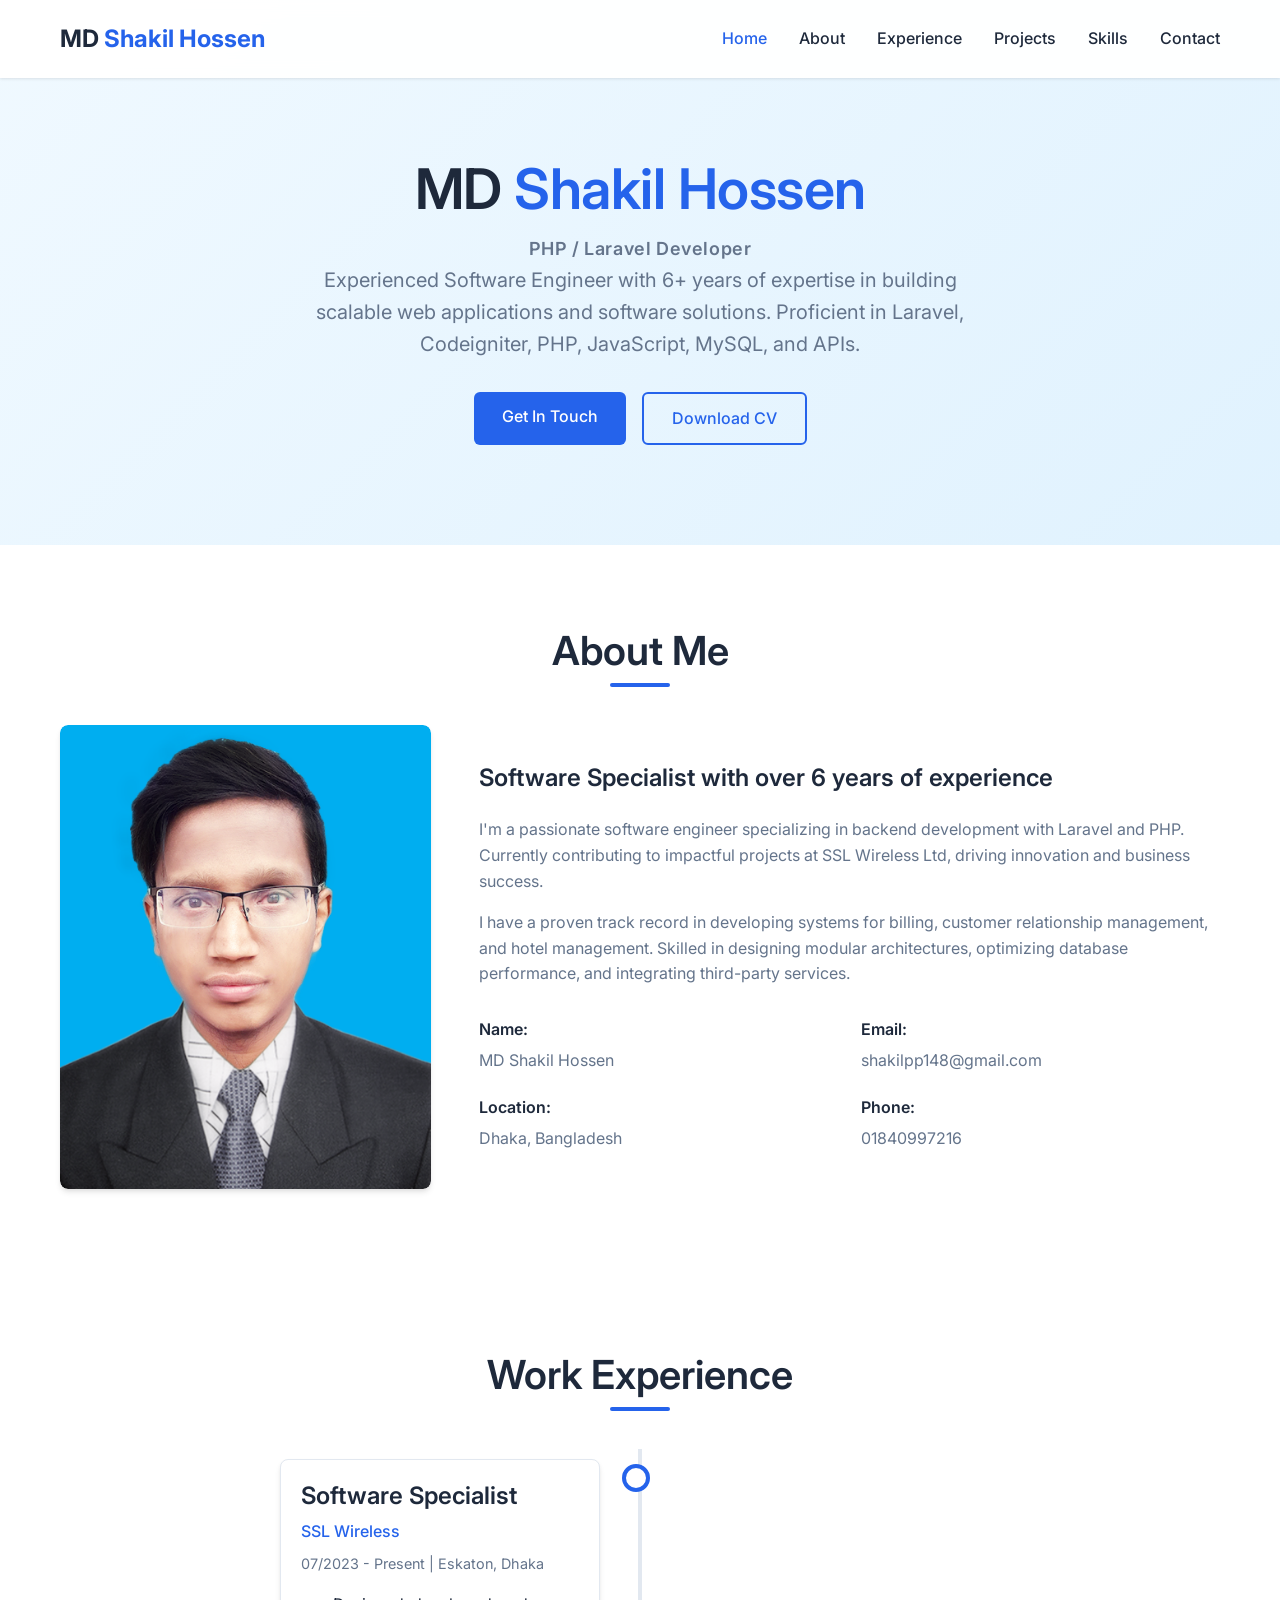
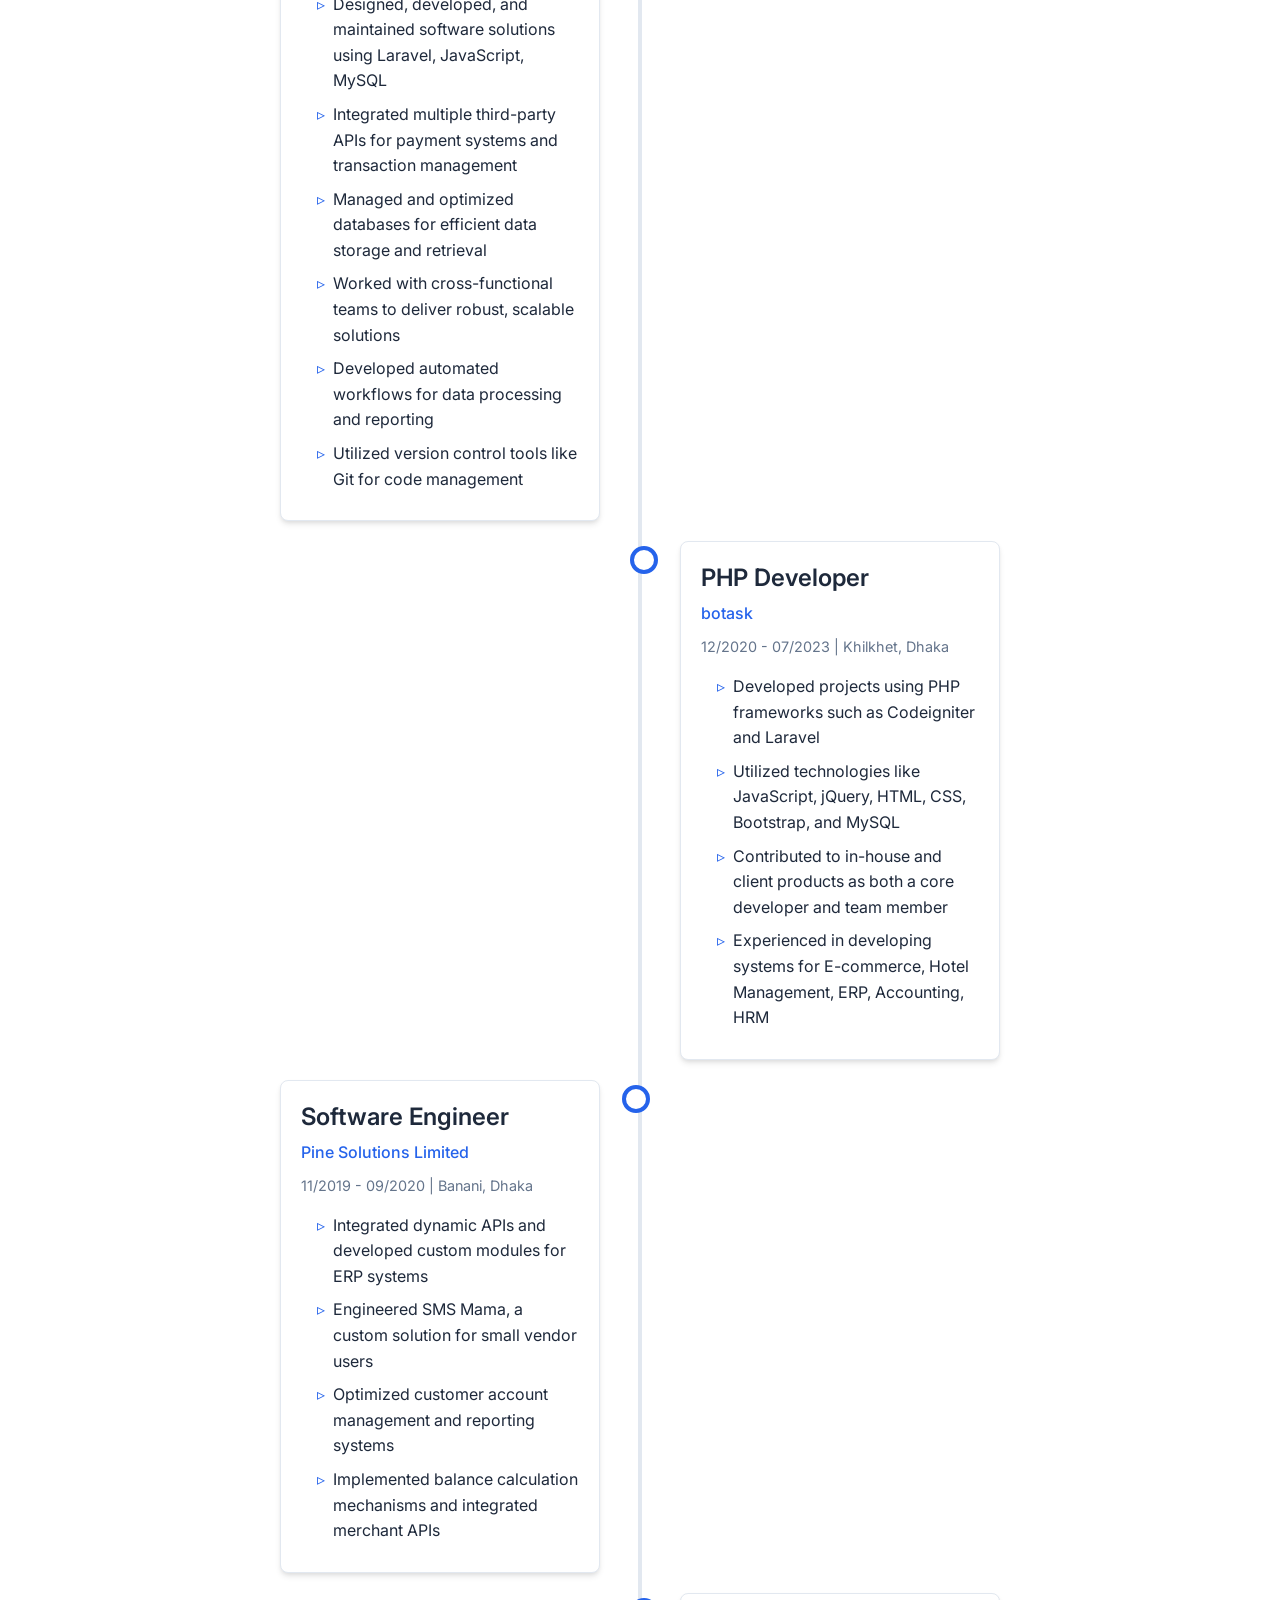
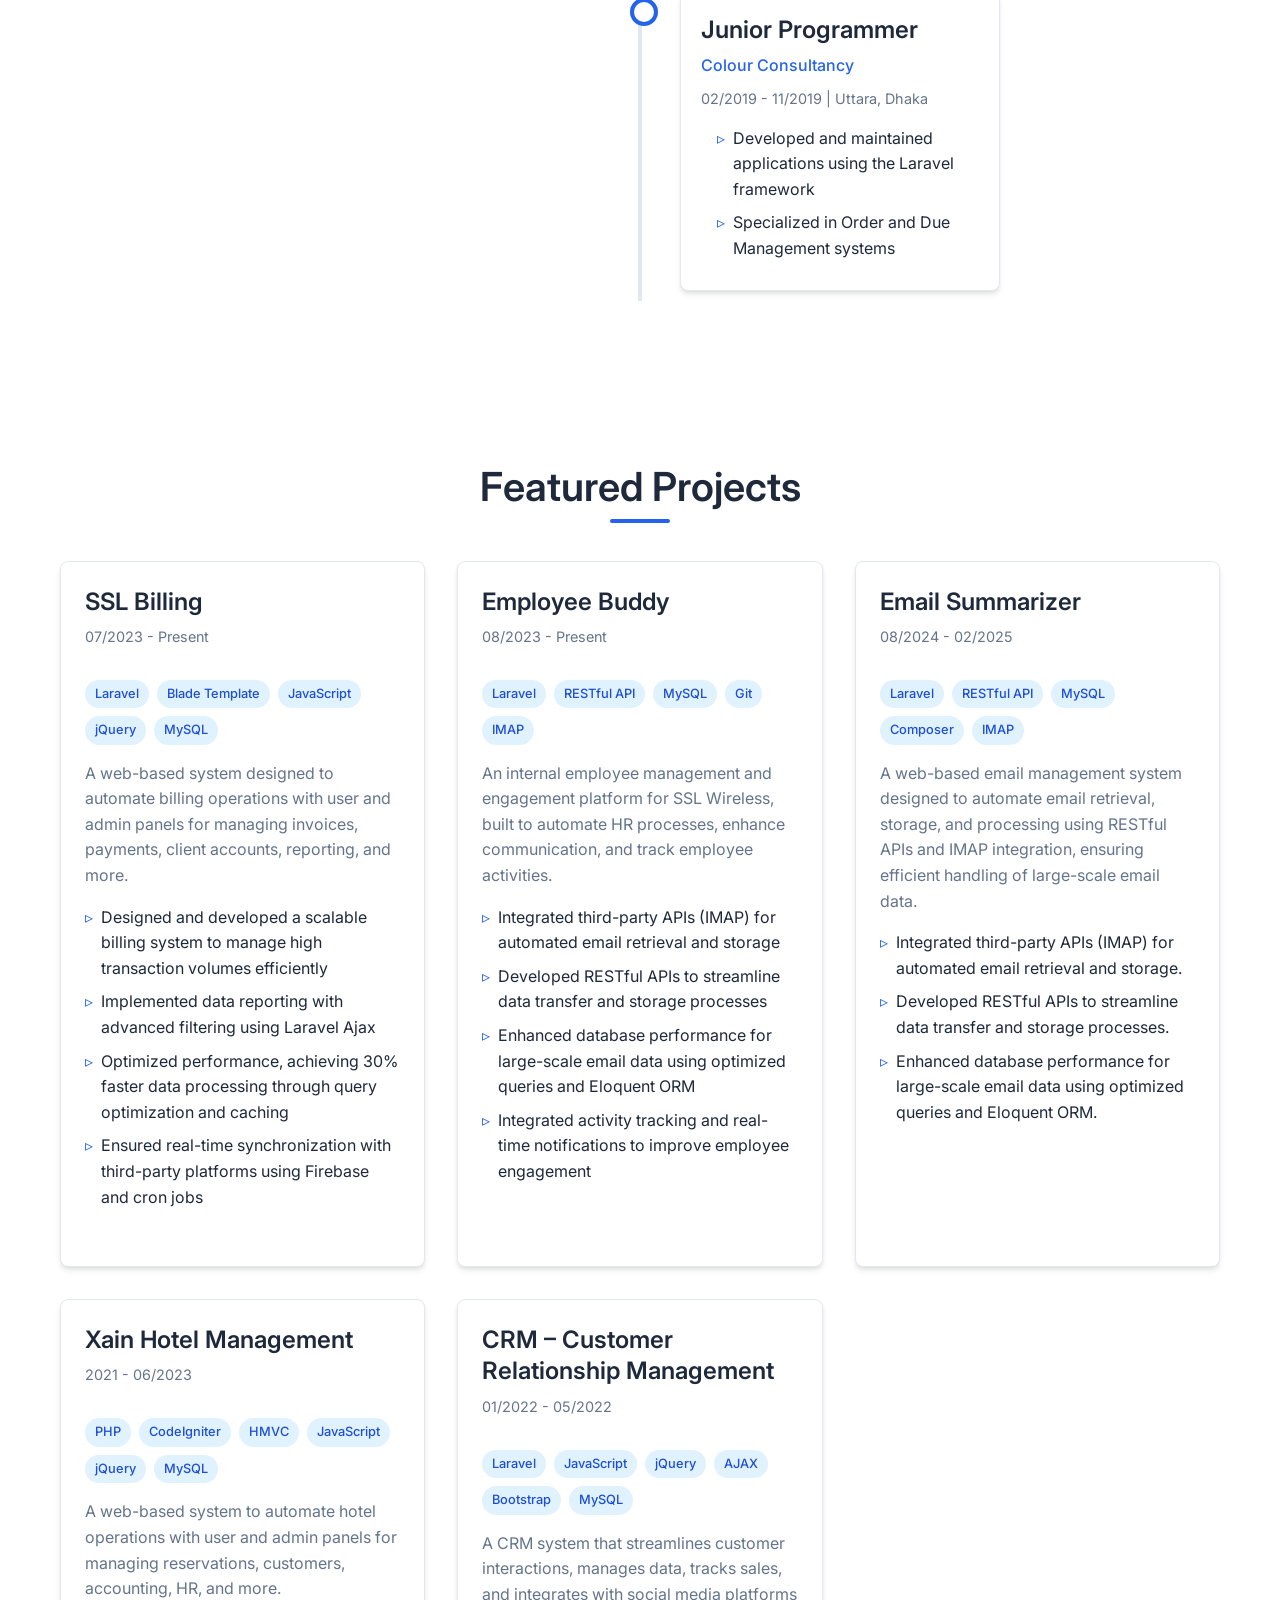
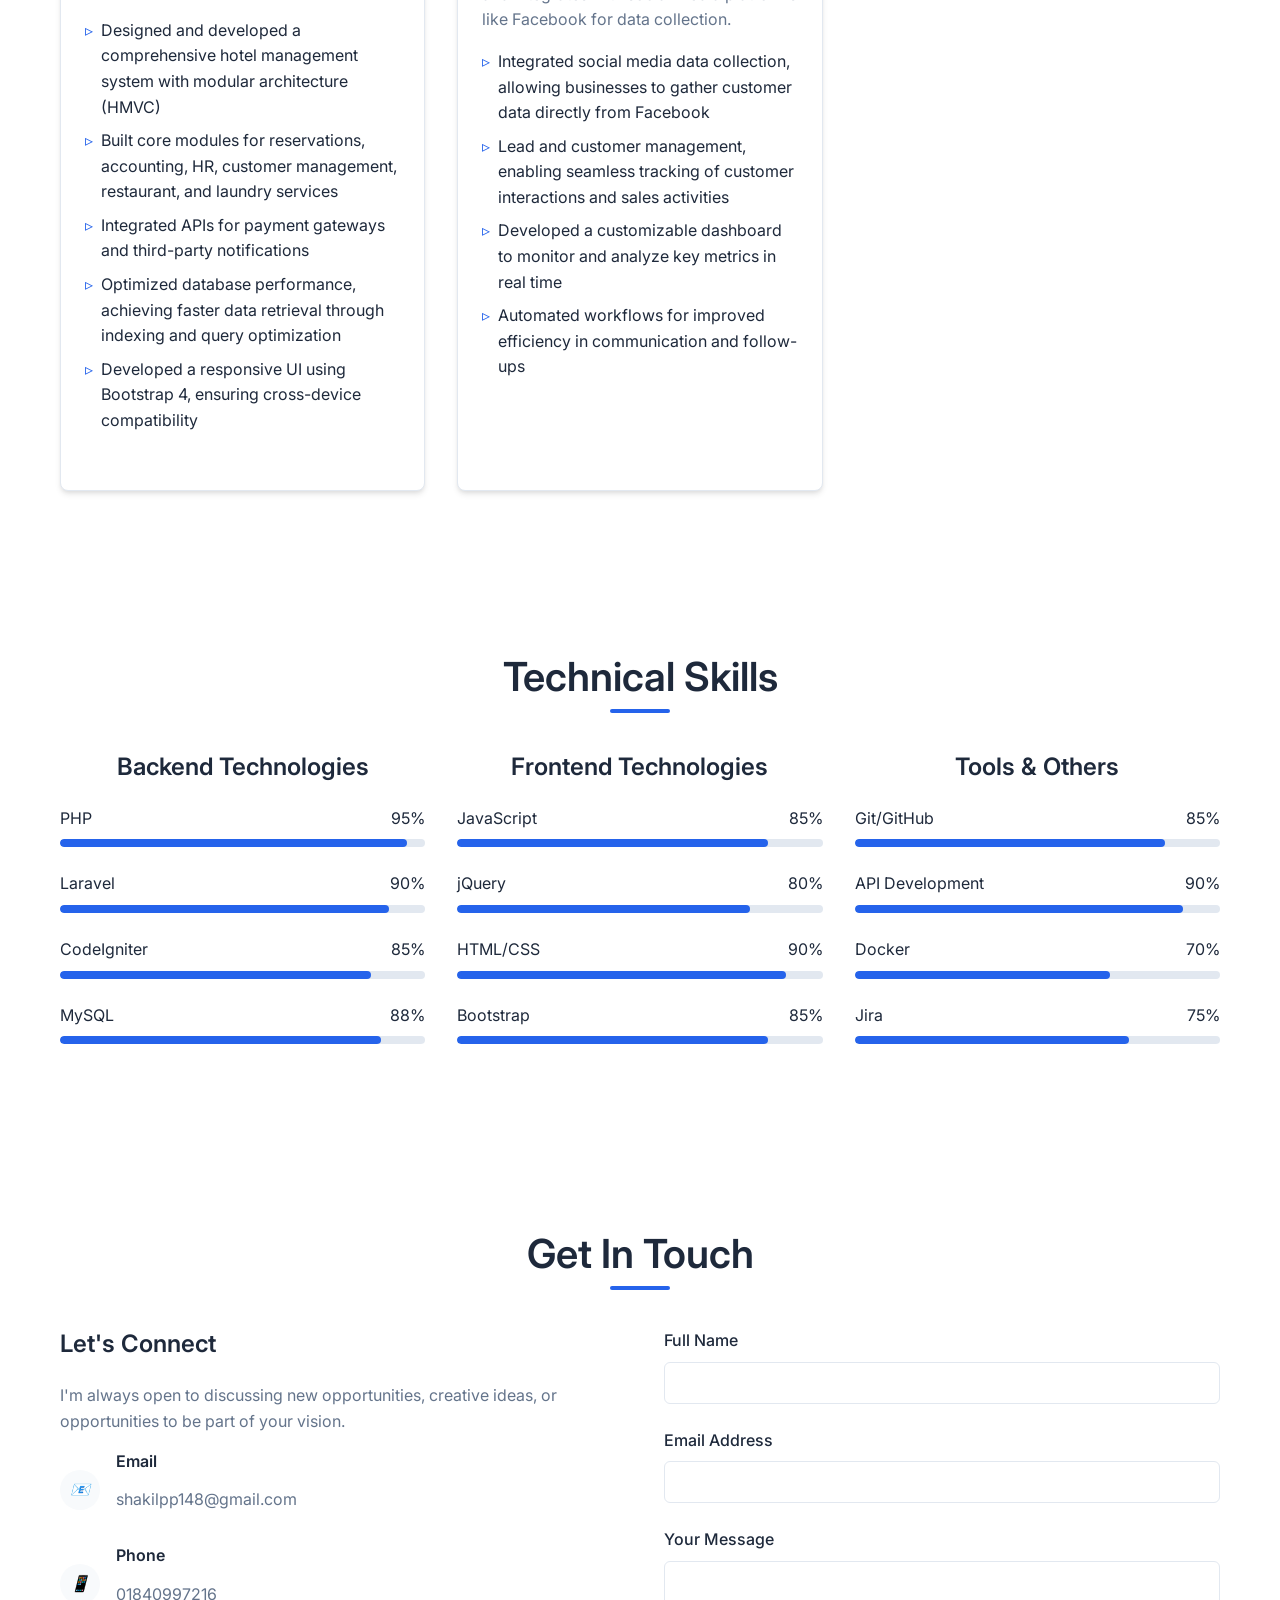
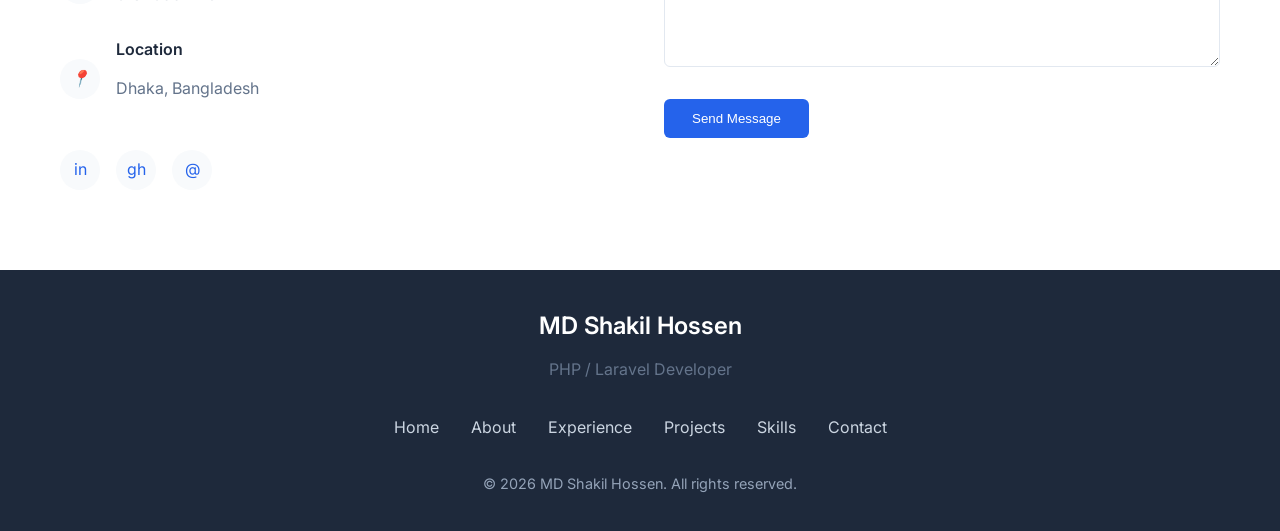
<file: v2/index.html>
<!DOCTYPE html>
<html lang="en">

<head>
    <meta charset="UTF-8">
    <meta name="viewport" content="width=device-width, initial-scale=1.0">
    <title>MD Shakil Hossen | PHP/Laravel Developer</title>
    <meta name="description"
        content="Experienced Software Engineer with 5+ years of expertise in building scalable web applications and software solutions. Proficient in Laravel, Codeigniter, PHP, JavaScript, MySQL, and APIs.">
    <meta name="keywords"
        content="Laravel Developer, PHP Developer, Software Engineer, Web Developer, Bangladesh, SSL Wireless">

    <!-- Open Graph Meta Tags -->
    <meta property="og:title" content="MD Shakil Hossen | Laravel Developer">
    <meta property="og:description"
        content="Experienced Software Engineer with 5+ years of expertise in building scalable web applications and software solutions.">
    <meta property="og:type" content="website">

    <!-- Twitter Card Meta Tags -->
    <meta name="twitter:card" content="summary">
    <meta name="twitter:title" content="MD Shakil Hossen | PHP/Laravel Developer">
    <meta name="twitter:description"
        content="Experienced Software Engineer with 5+ years of expertise in building scalable web applications and software solutions.">

    <!-- Favicon -->
    <link rel="icon"
        href="data:image/svg+xml,<svg xmlns=%22http://www.w3.org/2000/svg%22 viewBox=%220 0 100 100%22><text y=%22.9em%22 font-size=%2290%22>💼</text></svg>">

    <!-- Google Fonts -->
    <link rel="preconnect" href="https://fonts.googleapis.com">
    <link rel="preconnect" href="https://fonts.gstatic.com" crossorigin>
    <link href="https://fonts.googleapis.com/css2?family=Inter:wght@300;400;500;600;700&display=swap" rel="stylesheet">

    <style>
        /* CSS Reset and Base Styles */
        * {
            margin: 0;
            padding: 0;
            box-sizing: border-box;
        }

        :root {
            --primary-color: #2563eb;
            --primary-dark: #1d4ed8;
            --secondary-color: #64748b;
            --light-color: #f8fafc;
            --dark-color: #1e293b;
            --border-color: #e2e8f0;
            --success-color: #10b981;
            --shadow: 0 4px 6px -1px rgba(0, 0, 0, 0.1), 0 2px 4px -1px rgba(0, 0, 0, 0.06);
            --transition: all 0.3s ease;
        }

        html {
            scroll-behavior: smooth;
        }

        body {
            font-family: 'Inter', sans-serif;
            line-height: 1.6;
            color: var(--dark-color);
            background-color: #ffffff;
            overflow-x: hidden;
        }

        .container {
            width: 100%;
            max-width: 1200px;
            margin: 0 auto;
            padding: 0 20px;
        }

        section {
            padding: 80px 0;
        }

        h1,
        h2,
        h3,
        h4 {
            font-weight: 600;
            line-height: 1.3;
            margin-bottom: 1rem;
        }

        h1 {
            font-size: 3rem;
        }

        h2 {
            font-size: 2.5rem;
            text-align: center;
            margin-bottom: 3rem;
            position: relative;
        }

        h2::after {
            content: '';
            position: absolute;
            bottom: -10px;
            left: 50%;
            transform: translateX(-50%);
            width: 60px;
            height: 4px;
            background-color: var(--primary-color);
            border-radius: 2px;
        }

        h3 {
            font-size: 1.5rem;
        }

        p {
            margin-bottom: 1rem;
            color: var(--secondary-color);
        }

        a {
            text-decoration: none;
            color: var(--primary-color);
            transition: var(--transition);
        }

        a:hover {
            color: var(--primary-dark);
        }

        ul {
            list-style: none;
        }

        .btn {
            display: inline-block;
            padding: 12px 28px;
            background-color: var(--primary-color);
            color: white;
            border: none;
            border-radius: 6px;
            font-weight: 500;
            cursor: pointer;
            transition: var(--transition);
            text-align: center;
        }

        .btn:hover {
            background-color: var(--primary-dark);
            transform: translateY(-2px);
            box-shadow: var(--shadow);
            color: white;
        }

        .btn-outline {
            background-color: transparent;
            border: 2px solid var(--primary-color);
            color: var(--primary-color);
        }

        .btn-outline:hover {
            background-color: var(--primary-color);
            color: white;
        }

        .section-title {
            text-align: center;
            margin-bottom: 3rem;
        }

        .card {
            background: white;
            border-radius: 8px;
            padding: 24px;
            box-shadow: var(--shadow);
            transition: var(--transition);
            border: 1px solid var(--border-color);
        }

        .card:hover {
            transform: translateY(-5px);
            box-shadow: 0 10px 15px -3px rgba(0, 0, 0, 0.1), 0 4px 6px -2px rgba(0, 0, 0, 0.05);
        }

        /* Header & Navigation */
        header {
            position: fixed;
            top: 0;
            left: 0;
            width: 100%;
            background-color: rgba(255, 255, 255, 0.95);
            backdrop-filter: blur(10px);
            z-index: 1000;
            box-shadow: 0 1px 3px rgba(0, 0, 0, 0.1);
            transition: var(--transition);
        }

        header.scrolled {
            box-shadow: 0 4px 6px -1px rgba(0, 0, 0, 0.1);
        }

        nav {
            display: flex;
            justify-content: space-between;
            align-items: center;
            padding: 20px 0;
        }

        .logo {
            font-size: 1.5rem;
            font-weight: 700;
            color: var(--dark-color);
        }

        .logo span {
            color: var(--primary-color);
        }

        .nav-links {
            display: flex;
            gap: 2rem;
        }

        .nav-links a {
            color: var(--dark-color);
            font-weight: 500;
            position: relative;
        }

        .nav-links a::after {
            content: '';
            position: absolute;
            bottom: -5px;
            left: 0;
            width: 0;
            height: 2px;
            background-color: var(--primary-color);
            transition: var(--transition);
        }

        .nav-links a:hover::after {
            width: 100%;
        }

        .nav-links a.active {
            color: var(--primary-color);
        }

        .hamburger {
            display: none;
            cursor: pointer;
        }

        .hamburger div {
            width: 25px;
            height: 3px;
            background-color: var(--dark-color);
            margin: 5px;
            transition: var(--transition);
        }

        /* Hero Section */
        .hero {
            padding: 160px 0 100px;
            background: linear-gradient(135deg, #f0f9ff 0%, #e0f2fe 100%);
            text-align: center;
        }

        .hero h1 {
            margin-bottom: 1rem;
            color: var(--dark-color);
        }

        .hero p {
            font-size: 1.25rem;
            max-width: 700px;
            margin: 0 auto 2rem;
            color: var(--secondary-color);
        }

        /* Improved hero title/role styling */
        .hero-title {
            font-size: 3.5rem;
            line-height: 1.05;
            margin-bottom: 0.25rem;
            letter-spacing: -0.5px;
        }

        .hero-title .name-last {
            color: var(--primary-color);
            display: inline-block;
        }

        .designation {
            font-size: 1.125rem;
            color: var(--secondary-color);
            font-weight: 600;
            margin-top: 0.25rem;
            letter-spacing: 0.6px;
        }

        @media (max-width: 992px) {
            .hero-title {
                font-size: 2.75rem;
            }

            .designation {
                font-size: 1rem;
            }
        }

        .hero-btns {
            display: flex;
            gap: 1rem;
            justify-content: center;
            margin-top: 2rem;
        }

        /* About Section */
        .about-content {
            display: grid;
            grid-template-columns: 1fr 2fr;
            gap: 3rem;
            align-items: center;
        }

        .about-img {
            width: 100%;
            border-radius: 8px;
            overflow: hidden;
            box-shadow: var(--shadow);
        }

        .about-img img {
            width: 100%;
            height: auto;
            display: block;
        }

        .about-text h3 {
            margin-bottom: 1.5rem;
        }

        .about-details {
            display: grid;
            grid-template-columns: repeat(2, 1fr);
            gap: 1.5rem;
            margin-top: 2rem;
        }

        .detail-item h4 {
            font-size: 1rem;
            margin-bottom: 0.5rem;
            color: var(--dark-color);
        }

        .detail-item p {
            margin-bottom: 0;
        }

        /* Experience Section */
        .timeline {
            position: relative;
            max-width: 800px;
            margin: 0 auto;
        }

        .timeline::after {
            content: '';
            position: absolute;
            width: 4px;
            background-color: var(--border-color);
            top: 0;
            bottom: 0;
            left: 50%;
            margin-left: -2px;
        }

        .timeline-item {
            padding: 10px 40px;
            position: relative;
            width: 50%;
            box-sizing: border-box;
        }

        .timeline-item:nth-child(odd) {
            left: 0;
        }

        .timeline-item:nth-child(even) {
            left: 50%;
        }

        .timeline-item::after {
            content: '';
            position: absolute;
            width: 20px;
            height: 20px;
            background-color: white;
            border: 4px solid var(--primary-color);
            border-radius: 50%;
            top: 15px;
            z-index: 1;
        }

        .timeline-item:nth-child(odd)::after {
            right: -10px;
        }

        .timeline-item:nth-child(even)::after {
            left: -10px;
        }

        .timeline-content {
            padding: 20px;
            background-color: white;
            border-radius: 8px;
            box-shadow: var(--shadow);
        }

        .timeline-content h3 {
            margin-bottom: 0.5rem;
        }

        .timeline-content .company {
            color: var(--primary-color);
            font-weight: 500;
            margin-bottom: 0.5rem;
        }

        .timeline-content .duration {
            color: var(--secondary-color);
            font-size: 0.9rem;
            margin-bottom: 1rem;
        }

        .timeline-content ul {
            margin-left: 1rem;
        }

        .timeline-content li {
            margin-bottom: 0.5rem;
            position: relative;
            padding-left: 1rem;
        }

        .timeline-content li::before {
            content: '▹';
            position: absolute;
            left: 0;
            color: var(--primary-color);
        }

        /* Projects Section */
        .projects-grid {
            display: grid;
            grid-template-columns: repeat(auto-fill, minmax(350px, 1fr));
            gap: 2rem;
        }

        .project-card {
            display: flex;
            flex-direction: column;
            height: 100%;
        }

        .project-card h3 {
            margin-bottom: 0.5rem;
        }

        .project-card .duration {
            color: var(--secondary-color);
            font-size: 0.9rem;
            margin-bottom: 1rem;
        }

        .project-tech {
            display: flex;
            flex-wrap: wrap;
            gap: 0.5rem;
            margin: 1rem 0;
        }

        .tech-tag {
            background-color: #e0f2fe;
            color: var(--primary-dark);
            padding: 4px 10px;
            border-radius: 20px;
            font-size: 0.8rem;
            font-weight: 500;
        }

        .project-card ul {
            margin-bottom: 1.5rem;
            flex-grow: 1;
        }

        .project-card li {
            margin-bottom: 0.5rem;
            position: relative;
            padding-left: 1rem;
        }

        .project-card li::before {
            content: '▹';
            position: absolute;
            left: 0;
            color: var(--primary-color);
        }

        /* Skills Section */
        .skills-container {
            display: grid;
            grid-template-columns: repeat(auto-fill, minmax(300px, 1fr));
            gap: 2rem;
        }

        .skill-category h3 {
            margin-bottom: 1.5rem;
            text-align: center;
        }

        .skill-item {
            margin-bottom: 1.5rem;
        }

        .skill-info {
            display: flex;
            justify-content: space-between;
            margin-bottom: 0.5rem;
        }

        .skill-bar {
            height: 8px;
            background-color: var(--border-color);
            border-radius: 4px;
            overflow: hidden;
        }

        .skill-progress {
            height: 100%;
            background-color: var(--primary-color);
            border-radius: 4px;
            width: 0;
            transition: width 1.5s ease-in-out;
        }

        /* Contact Section */
        .contact-container {
            display: grid;
            grid-template-columns: 1fr 1fr;
            gap: 3rem;
        }

        .contact-info h3 {
            margin-bottom: 1.5rem;
        }

        .contact-details {
            margin-bottom: 2rem;
        }

        .contact-item {
            display: flex;
            align-items: center;
            margin-bottom: 1rem;
        }

        .contact-item i {
            width: 40px;
            height: 40px;
            background-color: var(--light-color);
            border-radius: 50%;
            display: flex;
            align-items: center;
            justify-content: center;
            margin-right: 1rem;
            color: var(--primary-color);
        }

        .social-links {
            display: flex;
            gap: 1rem;
        }

        .social-link {
            width: 40px;
            height: 40px;
            background-color: var(--light-color);
            border-radius: 50%;
            display: flex;
            align-items: center;
            justify-content: center;
            transition: var(--transition);
        }

        .social-link:hover {
            background-color: var(--primary-color);
            color: white;
            transform: translateY(-3px);
        }

        .contact-form .form-group {
            margin-bottom: 1.5rem;
        }

        .contact-form label {
            display: block;
            margin-bottom: 0.5rem;
            font-weight: 500;
        }

        .contact-form input,
        .contact-form textarea {
            width: 100%;
            padding: 12px 16px;
            border: 1px solid var(--border-color);
            border-radius: 6px;
            font-family: 'Inter', sans-serif;
            transition: var(--transition);
        }

        .contact-form input:focus,
        .contact-form textarea:focus {
            outline: none;
            border-color: var(--primary-color);
            box-shadow: 0 0 0 3px rgba(37, 99, 235, 0.1);
        }

        /* Footer */
        footer {
            background-color: var(--dark-color);
            color: white;
            padding: 40px 0 20px;
            text-align: center;
        }

        .footer-content {
            margin-bottom: 2rem;
        }

        .footer-links {
            display: flex;
            justify-content: center;
            gap: 2rem;
            margin-bottom: 2rem;
        }

        .footer-links a {
            color: #cbd5e1;
        }

        .footer-links a:hover {
            color: white;
        }

        .copyright {
            color: #94a3b8;
            font-size: 0.9rem;
        }

        /* Responsive Styles */
        @media (max-width: 992px) {
            h1 {
                font-size: 2.5rem;
            }

            h2 {
                font-size: 2rem;
            }

            .about-content {
                grid-template-columns: 1fr;
            }

            .contact-container {
                grid-template-columns: 1fr;
            }

            .timeline::after {
                left: 31px;
            }

            .timeline-item {
                width: 100%;
                padding-left: 70px;
                padding-right: 25px;
            }

            .timeline-item:nth-child(even) {
                left: 0;
            }

            .timeline-item::after {
                left: 21px;
            }

            .timeline-item:nth-child(odd)::after,
            .timeline-item:nth-child(even)::after {
                left: 21px;
            }
        }

        @media (max-width: 768px) {
            .nav-links {
                position: fixed;
                top: 70px;
                right: -100%;
                width: 70%;
                height: calc(100vh - 70px);
                background-color: white;
                flex-direction: column;
                align-items: center;
                justify-content: flex-start;
                padding-top: 2rem;
                transition: var(--transition);
                box-shadow: -5px 0 15px rgba(0, 0, 0, 0.1);
            }

            .nav-links.active {
                right: 0;
            }

            .hamburger {
                display: block;
            }

            .hamburger.active div:nth-child(1) {
                transform: rotate(-45deg) translate(-5px, 6px);
            }

            .hamburger.active div:nth-child(2) {
                opacity: 0;
            }

            .hamburger.active div:nth-child(3) {
                transform: rotate(45deg) translate(-5px, -6px);
            }

            .hero-btns {
                flex-direction: column;
                align-items: center;
            }

            .about-details {
                grid-template-columns: 1fr;
            }

            .projects-grid {
                grid-template-columns: 1fr;
            }
        }

        @media (max-width: 576px) {
            section {
                padding: 60px 0;
            }

            h1 {
                font-size: 2rem;
            }

            h2 {
                font-size: 1.75rem;
            }

            .hero {
                padding: 140px 0 80px;
            }
        }
    </style>
</head>

<body>
    <!-- Header & Navigation -->
    <header id="header">
        <div class="container">
            <nav>
                <a href="#" class="logo">MD <span>Shakil Hossen</span></a>
                <ul class="nav-links">
                    <li><a href="#home" class="active">Home</a></li>
                    <li><a href="#about">About</a></li>
                    <li><a href="#experience">Experience</a></li>
                    <li><a href="#projects">Projects</a></li>
                    <li><a href="#skills">Skills</a></li>
                    <li><a href="#contact">Contact</a></li>
                </ul>
                <div class="hamburger">
                    <div></div>
                    <div></div>
                    <div></div>
                </div>
            </nav>
        </div>
    </header>

    <!-- Hero Section -->
    <section id="home" class="hero">
        <div class="container">
            <h1 class="hero-title">MD <span class="name-last">Shakil Hossen</span></h1>
            <div class="designation">PHP / Laravel Developer</div>
            <p>Experienced Software Engineer with 6+ years of expertise in building scalable web applications and
                software solutions. Proficient in Laravel, Codeigniter, PHP, JavaScript, MySQL, and APIs.</p>
            <div class="hero-btns">
                <a href="#contact" class="btn">Get In Touch</a>
                <a href="#" class="btn btn-outline" id="download-cv">Download CV</a>
            </div>
        </div>
    </section>

    <!-- About Section -->
    <section id="about">
        <div class="container">
            <h2>About Me</h2>
            <div class="about-content">
                <div class="about-img">
                    <!-- Profile image -->
                    <img src="assets/p_size_photo.png" alt="MD Shakil Hossen" loading="lazy"
                        style="width:100%; height:auto; display:block; border-radius:8px;" />
                </div>
                <div class="about-text">
                    <h3>Software Specialist with over 6 years of experience</h3>
                    <p>I'm a passionate software engineer specializing in backend development with Laravel and PHP.
                        Currently contributing to impactful projects at SSL Wireless Ltd, driving innovation and
                        business success.</p>
                    <p>I have a proven track record in developing systems for billing, customer relationship management,
                        and hotel management. Skilled in designing modular architectures, optimizing database
                        performance, and integrating third-party services.</p>
                    <div class="about-details">
                        <div class="detail-item">
                            <h4>Name:</h4>
                            <p>MD Shakil Hossen</p>
                        </div>
                        <div class="detail-item">
                            <h4>Email:</h4>
                            <p>shakilpp148@gmail.com</p>
                        </div>
                        <div class="detail-item">
                            <h4>Location:</h4>
                            <p>Dhaka, Bangladesh</p>
                        </div>
                        <div class="detail-item">
                            <h4>Phone:</h4>
                            <p>01840997216</p>
                        </div>
                    </div>
                </div>
            </div>
        </div>
    </section>

    <!-- Experience Section -->
    <section id="experience">
        <div class="container">
            <h2>Work Experience</h2>
            <div class="timeline">
                <div class="timeline-item">
                    <div class="timeline-content card">
                        <h3>Software Specialist</h3>
                        <p class="company">SSL Wireless</p>
                        <p class="duration">07/2023 - Present | Eskaton, Dhaka</p>
                        <ul>
                            <li>Designed, developed, and maintained software solutions using Laravel, JavaScript, MySQL
                            </li>
                            <li>Integrated multiple third-party APIs for payment systems and transaction management</li>
                            <li>Managed and optimized databases for efficient data storage and retrieval</li>
                            <li>Worked with cross-functional teams to deliver robust, scalable solutions</li>
                            <li>Developed automated workflows for data processing and reporting</li>
                            <li>Utilized version control tools like Git for code management</li>
                        </ul>
                    </div>
                </div>
                <div class="timeline-item">
                    <div class="timeline-content card">
                        <h3>PHP Developer</h3>
                        <p class="company">botask</p>
                        <p class="duration">12/2020 - 07/2023 | Khilkhet, Dhaka</p>
                        <ul>
                            <li>Developed projects using PHP frameworks such as Codeigniter and Laravel</li>
                            <li>Utilized technologies like JavaScript, jQuery, HTML, CSS, Bootstrap, and MySQL</li>
                            <li>Contributed to in-house and client products as both a core developer and team member
                            </li>
                            <li>Experienced in developing systems for E-commerce, Hotel Management, ERP, Accounting, HRM
                            </li>
                        </ul>
                    </div>
                </div>
                <div class="timeline-item">
                    <div class="timeline-content card">
                        <h3>Software Engineer</h3>
                        <p class="company">Pine Solutions Limited</p>
                        <p class="duration">11/2019 - 09/2020 | Banani, Dhaka</p>
                        <ul>
                            <li>Integrated dynamic APIs and developed custom modules for ERP systems</li>
                            <li>Engineered SMS Mama, a custom solution for small vendor users</li>
                            <li>Optimized customer account management and reporting systems</li>
                            <li>Implemented balance calculation mechanisms and integrated merchant APIs</li>
                        </ul>
                    </div>
                </div>
                <div class="timeline-item">
                    <div class="timeline-content card">
                        <h3>Junior Programmer</h3>
                        <p class="company">Colour Consultancy</p>
                        <p class="duration">02/2019 - 11/2019 | Uttara, Dhaka</p>
                        <ul>
                            <li>Developed and maintained applications using the Laravel framework</li>
                            <li>Specialized in Order and Due Management systems</li>
                        </ul>
                    </div>
                </div>
            </div>
        </div>
    </section>

    <!-- Projects Section -->
    <section id="projects">
        <div class="container">
            <h2>Featured Projects</h2>
            <div class="projects-grid">
                <div class="project-card card">
                    <h3>SSL Billing</h3>
                    <p class="duration">07/2023 - Present</p>
                    <div class="project-tech">
                        <span class="tech-tag">Laravel</span>
                        <span class="tech-tag">Blade Template</span>
                        <span class="tech-tag">JavaScript</span>
                        <span class="tech-tag">jQuery</span>
                        <span class="tech-tag">MySQL</span>
                    </div>
                    <p>A web-based system designed to automate billing operations with user and admin panels for
                        managing invoices, payments, client accounts, reporting, and more.</p>
                    <ul>
                        <li>Designed and developed a scalable billing system to manage high transaction volumes
                            efficiently</li>
                        <li>Implemented data reporting with advanced filtering using Laravel Ajax</li>
                        <li>Optimized performance, achieving 30% faster data processing through query optimization and
                            caching</li>
                        <li>Ensured real-time synchronization with third-party platforms using Firebase and cron jobs
                        </li>
                    </ul>
                </div>
                <div class="project-card card">
                    <h3>Employee Buddy</h3>
                    <p class="duration">08/2023 - Present</p>
                    <div class="project-tech">
                        <span class="tech-tag">Laravel</span>
                        <span class="tech-tag">RESTful API</span>
                        <span class="tech-tag">MySQL</span>
                        <span class="tech-tag">Git</span>
                        <span class="tech-tag">IMAP</span>
                    </div>
                    <p>An internal employee management and engagement platform for SSL Wireless, built to automate HR
                        processes, enhance communication, and track employee activities.</p>
                    <ul>
                        <li>Integrated third-party APIs (IMAP) for automated email retrieval and storage</li>
                        <li>Developed RESTful APIs to streamline data transfer and storage processes</li>
                        <li>Enhanced database performance for large-scale email data using optimized queries and
                            Eloquent ORM</li>
                        <li>Integrated activity tracking and real-time notifications to improve employee engagement</li>
                    </ul>
                </div>
                <div class="project-card card">
                    <h3>Email Summarizer</h3>
                    <p class="duration">08/2024 - 02/2025</p>
                    <div class="project-tech">
                        <span class="tech-tag">Laravel</span>
                        <span class="tech-tag">RESTful API</span>
                        <span class="tech-tag">MySQL</span>
                        <span class="tech-tag">Composer</span>
                        <span class="tech-tag">IMAP</span>
                    </div>
                    <p>A web-based email management system designed to automate email retrieval, storage, and processing
                        using RESTful APIs and IMAP integration, ensuring efficient handling of large-scale email data.
                    </p>
                    <ul>
                        <li>Integrated third-party APIs (IMAP) for automated email retrieval and storage.</li>
                        <li>Developed RESTful APIs to streamline data transfer and storage processes.</li>
                        <li>Enhanced database performance for large-scale email data using optimized queries and
                            Eloquent ORM.</li>
                    </ul>
                </div>
                <div class="project-card card">
                    <h3>Xain Hotel Management</h3>
                    <p class="duration">2021 - 06/2023</p>
                    <div class="project-tech">
                        <span class="tech-tag">PHP</span>
                        <span class="tech-tag">CodeIgniter</span>
                        <span class="tech-tag">HMVC</span>
                        <span class="tech-tag">JavaScript</span>
                        <span class="tech-tag">jQuery</span>
                        <span class="tech-tag">MySQL</span>
                    </div>
                    <p>A web-based system to automate hotel operations with user and admin panels for managing
                        reservations, customers, accounting, HR, and more.</p>
                    <ul>
                        <li>Designed and developed a comprehensive hotel management system with modular architecture
                            (HMVC)</li>
                        <li>Built core modules for reservations, accounting, HR, customer management, restaurant, and
                            laundry services</li>
                        <li>Integrated APIs for payment gateways and third-party notifications</li>
                        <li>Optimized database performance, achieving faster data retrieval through indexing and query
                            optimization</li>
                        <li>Developed a responsive UI using Bootstrap 4, ensuring cross-device compatibility</li>
                    </ul>
                </div>
                <div class="project-card card">
                    <h3>CRM – Customer Relationship Management</h3>
                    <p class="duration">01/2022 - 05/2022</p>
                    <div class="project-tech">
                        <span class="tech-tag">Laravel</span>
                        <span class="tech-tag">JavaScript</span>
                        <span class="tech-tag">jQuery</span>
                        <span class="tech-tag">AJAX</span>
                        <span class="tech-tag">Bootstrap</span>
                        <span class="tech-tag">MySQL</span>
                    </div>
                    <p>A CRM system that streamlines customer interactions, manages data, tracks sales, and integrates
                        with social media platforms like Facebook for data collection.</p>
                    <ul>
                        <li>Integrated social media data collection, allowing businesses to gather customer data
                            directly from Facebook</li>
                        <li>Lead and customer management, enabling seamless tracking of customer interactions and sales
                            activities</li>
                        <li>Developed a customizable dashboard to monitor and analyze key metrics in real time</li>
                        <li>Automated workflows for improved efficiency in communication and follow-ups</li>
                    </ul>
                </div>
            </div>
        </div>
    </section>

    <!-- Skills Section -->
    <section id="skills">
        <div class="container">
            <h2>Technical Skills</h2>
            <div class="skills-container">
                <div class="skill-category">
                    <h3>Backend Technologies</h3>
                    <div class="skill-item">
                        <div class="skill-info">
                            <span>PHP</span>
                            <span>95%</span>
                        </div>
                        <div class="skill-bar">
                            <div class="skill-progress" data-width="95"></div>
                        </div>
                    </div>
                    <div class="skill-item">
                        <div class="skill-info">
                            <span>Laravel</span>
                            <span>90%</span>
                        </div>
                        <div class="skill-bar">
                            <div class="skill-progress" data-width="90"></div>
                        </div>
                    </div>
                    <div class="skill-item">
                        <div class="skill-info">
                            <span>CodeIgniter</span>
                            <span>85%</span>
                        </div>
                        <div class="skill-bar">
                            <div class="skill-progress" data-width="85"></div>
                        </div>
                    </div>
                    <div class="skill-item">
                        <div class="skill-info">
                            <span>MySQL</span>
                            <span>88%</span>
                        </div>
                        <div class="skill-bar">
                            <div class="skill-progress" data-width="88"></div>
                        </div>
                    </div>
                </div>
                <div class="skill-category">
                    <h3>Frontend Technologies</h3>
                    <div class="skill-item">
                        <div class="skill-info">
                            <span>JavaScript</span>
                            <span>85%</span>
                        </div>
                        <div class="skill-bar">
                            <div class="skill-progress" data-width="85"></div>
                        </div>
                    </div>
                    <div class="skill-item">
                        <div class="skill-info">
                            <span>jQuery</span>
                            <span>80%</span>
                        </div>
                        <div class="skill-bar">
                            <div class="skill-progress" data-width="80"></div>
                        </div>
                    </div>
                    <div class="skill-item">
                        <div class="skill-info">
                            <span>HTML/CSS</span>
                            <span>90%</span>
                        </div>
                        <div class="skill-bar">
                            <div class="skill-progress" data-width="90"></div>
                        </div>
                    </div>
                    <div class="skill-item">
                        <div class="skill-info">
                            <span>Bootstrap</span>
                            <span>85%</span>
                        </div>
                        <div class="skill-bar">
                            <div class="skill-progress" data-width="85"></div>
                        </div>
                    </div>
                </div>
                <div class="skill-category">
                    <h3>Tools & Others</h3>
                    <div class="skill-item">
                        <div class="skill-info">
                            <span>Git/GitHub</span>
                            <span>85%</span>
                        </div>
                        <div class="skill-bar">
                            <div class="skill-progress" data-width="85"></div>
                        </div>
                    </div>
                    <div class="skill-item">
                        <div class="skill-info">
                            <span>API Development</span>
                            <span>90%</span>
                        </div>
                        <div class="skill-bar">
                            <div class="skill-progress" data-width="90"></div>
                        </div>
                    </div>
                    <div class="skill-item">
                        <div class="skill-info">
                            <span>Docker</span>
                            <span>70%</span>
                        </div>
                        <div class="skill-bar">
                            <div class="skill-progress" data-width="70"></div>
                        </div>
                    </div>
                    <div class="skill-item">
                        <div class="skill-info">
                            <span>Jira</span>
                            <span>75%</span>
                        </div>
                        <div class="skill-bar">
                            <div class="skill-progress" data-width="75"></div>
                        </div>
                    </div>
                </div>
            </div>
        </div>
    </section>

    <!-- Contact Section -->
    <section id="contact">
        <div class="container">
            <h2>Get In Touch</h2>
            <div class="contact-container">
                <div class="contact-info">
                    <h3>Let's Connect</h3>
                    <p>I'm always open to discussing new opportunities, creative ideas, or opportunities to be part of
                        your vision.</p>
                    <div class="contact-details">
                        <div class="contact-item">
                            <i>📧</i>
                            <div>
                                <h4>Email</h4>
                                <p>shakilpp148@gmail.com</p>
                            </div>
                        </div>
                        <div class="contact-item">
                            <i>📱</i>
                            <div>
                                <h4>Phone</h4>
                                <p>01840997216</p>
                            </div>
                        </div>
                        <div class="contact-item">
                            <i>📍</i>
                            <div>
                                <h4>Location</h4>
                                <p>Dhaka, Bangladesh</p>
                            </div>
                        </div>
                    </div>
                    <div class="social-links">
                        <a href="https://www.linkedin.com/in/shakil-hossen-453406178/" class="social-link"
                            target="_blank">
                            <span>in</span>
                        </a>
                        <a href="https://github.com/Shakil148" class="social-link">
                            <span>gh</span>
                        </a>
                        <a href="mailto:shakilpp148@gmail.com" class="social-link">
                            <span>@</span>
                        </a>
                    </div>
                </div>
                <div class="contact-form">
                    <form id="contactForm">
                        <div class="form-group">
                            <label for="name">Full Name</label>
                            <input type="text" id="name" name="name" required>
                        </div>
                        <div class="form-group">
                            <label for="email">Email Address</label>
                            <input type="email" id="email" name="email" required>
                        </div>
                        <div class="form-group">
                            <label for="message">Your Message</label>
                            <textarea id="message" name="message" rows="5" required></textarea>
                        </div>
                        <button type="submit" class="btn">Send Message</button>
                    </form>
                </div>
            </div>
        </div>
    </section>

    <!-- Footer -->
    <footer>
        <div class="container">
            <div class="footer-content">
                <h3>MD Shakil Hossen</h3>
                <p>PHP / Laravel Developer</p>
            </div>
            <div class="footer-links">
                <a href="#home">Home</a>
                <a href="#about">About</a>
                <a href="#experience">Experience</a>
                <a href="#projects">Projects</a>
                <a href="#skills">Skills</a>
                <a href="#contact">Contact</a>
            </div>
            <p class="copyright">© <span id="current-year"></span> MD Shakil Hossen. All rights reserved.</p>
        </div>
    </footer>

    <script>
        // Mobile Navigation Toggle
        const hamburger = document.querySelector('.hamburger');
        const navLinks = document.querySelector('.nav-links');

        hamburger.addEventListener('click', () => {
            hamburger.classList.toggle('active');
            navLinks.classList.toggle('active');
        });

        // Close mobile menu when clicking on a link
        document.querySelectorAll('.nav-links a').forEach(link => {
            link.addEventListener('click', () => {
                hamburger.classList.remove('active');
                navLinks.classList.remove('active');
            });
        });

        // Header scroll effect
        const header = document.getElementById('header');

        window.addEventListener('scroll', () => {
            if (window.scrollY > 100) {
                header.classList.add('scrolled');
            } else {
                header.classList.remove('scrolled');
            }
        });

        // Animate skill bars when scrolled into view
        const skillBars = document.querySelectorAll('.skill-progress');

        const animateSkillBars = () => {
            skillBars.forEach(bar => {
                const barPosition = bar.getBoundingClientRect().top;
                const screenPosition = window.innerHeight / 1.3;

                if (barPosition < screenPosition) {
                    const width = bar.getAttribute('data-width');
                    bar.style.width = width + '%';
                }
            });
        };

        window.addEventListener('scroll', animateSkillBars);

        // Contact form submission
        const contactForm = document.getElementById('contactForm');

        contactForm.addEventListener('submit', (e) => {
            e.preventDefault();

            const name = document.getElementById('name').value;
            const email = document.getElementById('email').value;
            const message = document.getElementById('message').value;

            // Using mailto to send the form data
            const subject = `Portfolio Contact from ${name}`;
            const body = `Name: ${name}%0D%0AEmail: ${email}%0D%0A%0D%0AMessage:%0D%0A${message}`;

            window.location.href = `mailto:shakilpp148@gmail.com?subject=${subject}&body=${body}`;

            // Reset form
            contactForm.reset();

            // Show success message (you could implement a toast notification here)
            alert('Thank you for your message! I will get back to you soon.');
        });

        // Download CV button
        const downloadCvBtn = document.getElementById('download-cv');

        downloadCvBtn.addEventListener('click', (e) => {
            e.preventDefault();
            window.open('./assets/MdShakilHossenResume.pdf', '_blank');
        });

        // Smooth scrolling for anchor links
        document.querySelectorAll('a[href^="#"]').forEach(anchor => {
            anchor.addEventListener('click', function (e) {
                e.preventDefault();

                const targetId = this.getAttribute('href');
                if (targetId === '#') return;

                const targetElement = document.querySelector(targetId);
                if (targetElement) {
                    window.scrollTo({
                        top: targetElement.offsetTop - 80,
                        behavior: 'smooth'
                    });
                }
            });
        });

        // Set active navigation link based on scroll position
        const sections = document.querySelectorAll('section');
        const navItems = document.querySelectorAll('.nav-links a');

        window.addEventListener('scroll', () => {
            let current = '';

            sections.forEach(section => {
                const sectionTop = section.offsetTop;
                const sectionHeight = section.clientHeight;

                if (pageYOffset >= sectionTop - 100) {
                    current = section.getAttribute('id');
                }
            });

            navItems.forEach(item => {
                item.classList.remove('active');
                if (item.getAttribute('href') === `#${current}`) {
                    item.classList.add('active');
                }
            });
        });
        document.getElementById('current-year').textContent = new Date().getFullYear();
    </script>
</body>

</html>
</file>
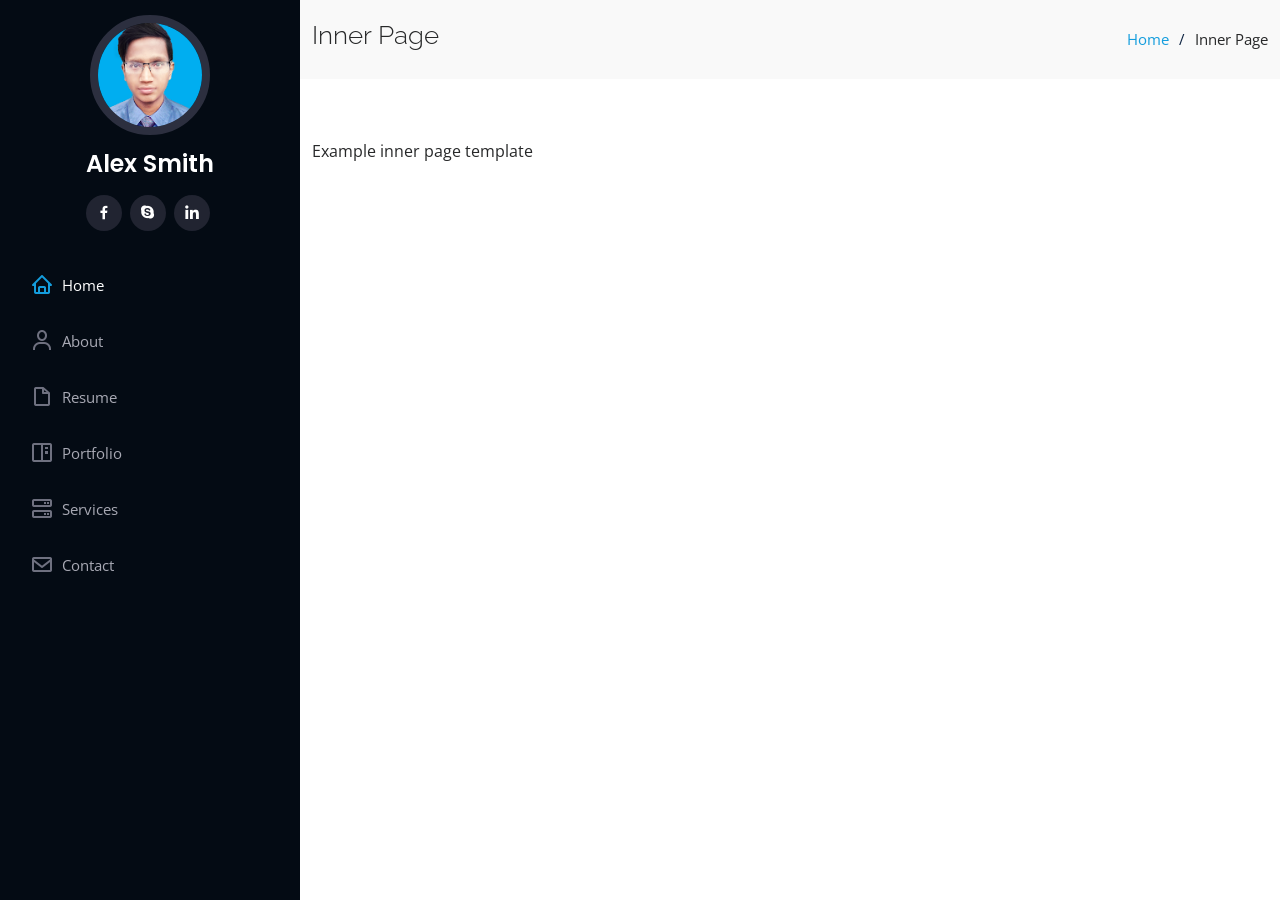
<file: inner-page.html>
<!DOCTYPE html>
<html lang="en">

<head>
  <meta charset="utf-8">
  <meta content="width=device-width, initial-scale=1.0" name="viewport">

  <title>Inner Page - iPortfolio Bootstrap Template</title>
  <meta content="" name="description">
  <meta content="" name="keywords">

  <!-- Favicons -->
  <link href="assets/img/favicon.png" rel="icon">
  <link href="assets/img/apple-touch-icon.png" rel="apple-touch-icon">

  <!-- Google Fonts -->
  <link href="https://fonts.googleapis.com/css?family=Open+Sans:300,300i,400,400i,600,600i,700,700i|Raleway:300,300i,400,400i,500,500i,600,600i,700,700i|Poppins:300,300i,400,400i,500,500i,600,600i,700,700i" rel="stylesheet">

  <!-- Vendor CSS Files -->
  <link href="assets/vendor/aos/aos.css" rel="stylesheet">
  <link href="assets/vendor/bootstrap/css/bootstrap.min.css" rel="stylesheet">
  <link href="assets/vendor/bootstrap-icons/bootstrap-icons.css" rel="stylesheet">
  <link href="assets/vendor/boxicons/css/boxicons.min.css" rel="stylesheet">
  <link href="assets/vendor/glightbox/css/glightbox.min.css" rel="stylesheet">
  <link href="assets/vendor/swiper/swiper-bundle.min.css" rel="stylesheet">

  <!-- Template Main CSS File -->
  <link href="assets/css/style.css" rel="stylesheet">

  <!-- =======================================================
  * Template Name: iPortfolio - v3.9.1
  * Template URL: https://bootstrapmade.com/iportfolio-bootstrap-portfolio-websites-template/
  * Author: BootstrapMade.com
  * License: https://bootstrapmade.com/license/
  ======================================================== -->
</head>

<body>

  <!-- ======= Mobile nav toggle button ======= -->
  <i class="bi bi-list mobile-nav-toggle d-xl-none"></i>

  <!-- ======= Header ======= -->
  <header id="header">
    <div class="d-flex flex-column">

      <div class="profile">
        <img src="assets/img/profile-img.png" alt="" class="img-fluid rounded-circle">
        <h1 class="text-light"><a href="index.html">Alex Smith</a></h1>
        <div class="social-links mt-3 text-center">
          <a href="#" class="facebook"><i class="bx bxl-facebook"></i></a>
          <a href="#" class="google-plus"><i class="bx bxl-skype"></i></a>
          <a href="#" class="linkedin"><i class="bx bxl-linkedin"></i></a>
        </div>
      </div>

      <nav id="navbar" class="nav-menu navbar">
        <ul>
          <li><a href="#hero" class="nav-link scrollto active"><i class="bx bx-home"></i> <span>Home</span></a></li>
          <li><a href="#about" class="nav-link scrollto"><i class="bx bx-user"></i> <span>About</span></a></li>
          <li><a href="#resume" class="nav-link scrollto"><i class="bx bx-file-blank"></i> <span>Resume</span></a></li>
          <li><a href="#portfolio" class="nav-link scrollto"><i class="bx bx-book-content"></i> <span>Portfolio</span></a></li>
          <li><a href="#services" class="nav-link scrollto"><i class="bx bx-server"></i> <span>Services</span></a></li>
          <li><a href="#contact" class="nav-link scrollto"><i class="bx bx-envelope"></i> <span>Contact</span></a></li>
        </ul>
      </nav><!-- .nav-menu -->
    </div>
  </header><!-- End Header -->

  <main id="main">

    <!-- ======= Breadcrumbs ======= -->
    <section class="breadcrumbs">
      <div class="container">

        <div class="d-flex justify-content-between align-items-center">
          <h2>Inner Page</h2>
          <ol>
            <li><a href="index.html">Home</a></li>
            <li>Inner Page</li>
          </ol>
        </div>

      </div>
    </section><!-- End Breadcrumbs -->

    <section class="inner-page">
      <div class="container">
        <p>
          Example inner page template
        </p>
      </div>
    </section>

  </main><!-- End #main -->

  <!-- ======= Footer ======= -->
  <footer id="footer">
    <div class="container">
      <div class="copyright">
      </div>
      <div class="credits">
        <!-- All the links in the footer should remain intact. -->
        <!-- You can delete the links only if you purchased the pro version. -->
        <!-- Licensing information: https://bootstrapmade.com/license/ -->
        <!-- Purchase the pro version with working PHP/AJAX contact form: https://bootstrapmade.com/iportfolio-bootstrap-portfolio-websites-template/ -->
      </div>
    </div>
  </footer><!-- End  Footer -->

  <a href="#" class="back-to-top d-flex align-items-center justify-content-center"><i class="bi bi-arrow-up-short"></i></a>

  <!-- Vendor JS Files -->
  <script src="assets/vendor/purecounter/purecounter_vanilla.js"></script>
  <script src="assets/vendor/aos/aos.js"></script>
  <script src="assets/vendor/bootstrap/js/bootstrap.bundle.min.js"></script>
  <script src="assets/vendor/glightbox/js/glightbox.min.js"></script>
  <script src="assets/vendor/isotope-layout/isotope.pkgd.min.js"></script>
  <script src="assets/vendor/swiper/swiper-bundle.min.js"></script>
  <script src="assets/vendor/typed.js/typed.min.js"></script>
  <script src="assets/vendor/waypoints/noframework.waypoints.js"></script>
  <script src="assets/vendor/php-email-form/validate.js"></script>

  <!-- Template Main JS File -->
  <script src="assets/js/main.js"></script>

</body>

</html>
</file>
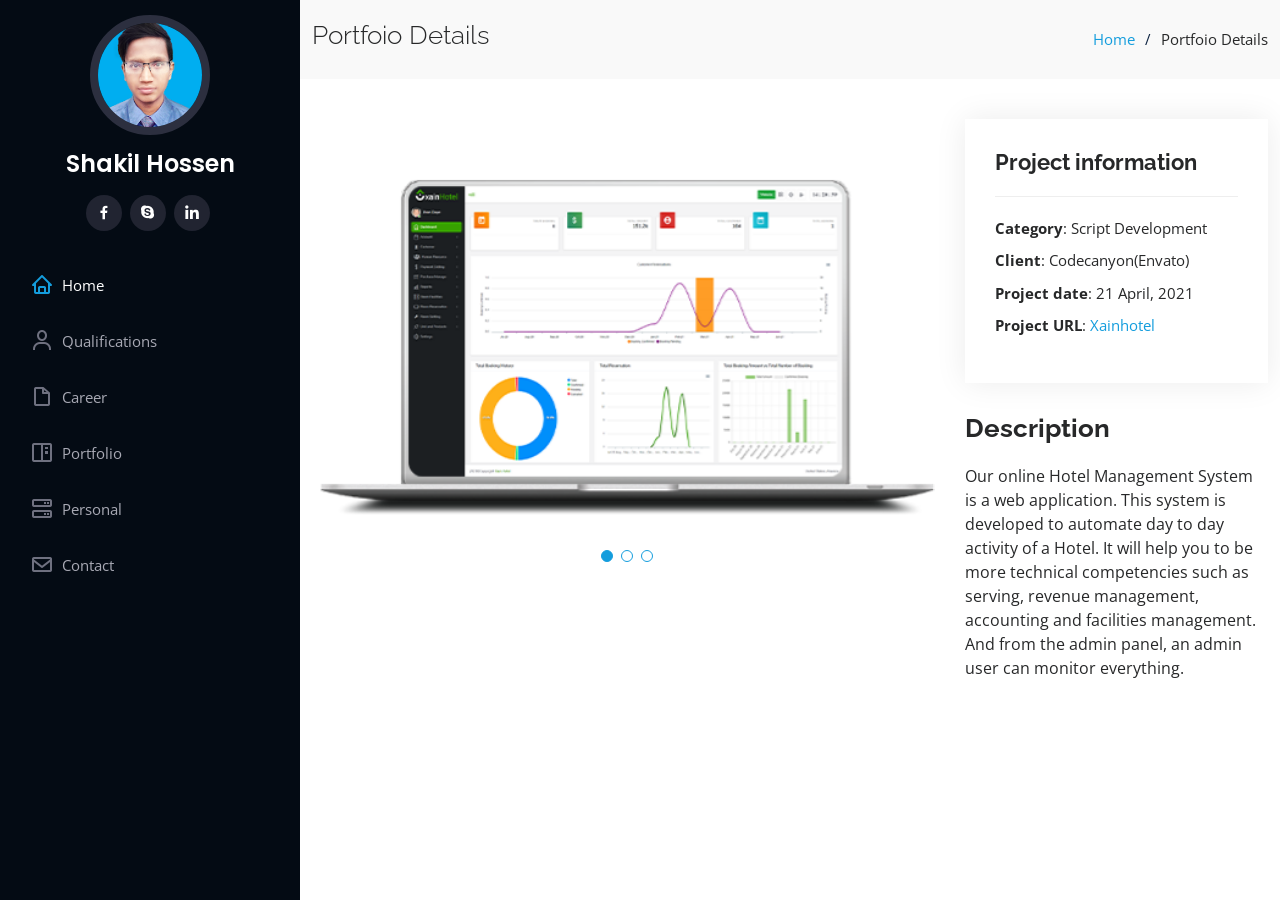
<file: portfolio-details.html>
<!DOCTYPE html>
<html lang="en">

<head>
  <meta charset="utf-8">
  <meta content="width=device-width, initial-scale=1.0" name="viewport">

  <title>Portfolio Details - Shakil Hossen</title>
  <meta content="" name="description">
  <meta content="" name="keywords">

  <!-- Favicons -->
  <link href="assets/img/favicon.png" rel="icon">
  <link href="assets/img/apple-touch-icon.png" rel="apple-touch-icon">

  <!-- Google Fonts -->
  <link
    href="https://fonts.googleapis.com/css?family=Open+Sans:300,300i,400,400i,600,600i,700,700i|Raleway:300,300i,400,400i,500,500i,600,600i,700,700i|Poppins:300,300i,400,400i,500,500i,600,600i,700,700i"
    rel="stylesheet">

  <!-- Vendor CSS Files -->
  <link href="assets/vendor/aos/aos.css" rel="stylesheet">
  <link href="assets/vendor/bootstrap/css/bootstrap.min.css" rel="stylesheet">
  <link href="assets/vendor/bootstrap-icons/bootstrap-icons.css" rel="stylesheet">
  <link href="assets/vendor/boxicons/css/boxicons.min.css" rel="stylesheet">
  <link href="assets/vendor/glightbox/css/glightbox.min.css" rel="stylesheet">
  <link href="assets/vendor/swiper/swiper-bundle.min.css" rel="stylesheet">

  <!-- Template Main CSS File -->
  <link href="assets/css/style.css" rel="stylesheet">

  <!-- =======================================================
  * Template Name: iPortfolio - v3.9.1
  * Template URL: https://bootstrapmade.com/iportfolio-bootstrap-portfolio-websites-template/
  * Author: BootstrapMade.com
  * License: https://bootstrapmade.com/license/
  ======================================================== -->
</head>

<body>

  <!-- ======= Mobile nav toggle button ======= -->
  <i class="bi bi-list mobile-nav-toggle d-xl-none"></i>

  <!-- ======= Header ======= -->
  <header id="header">
    <div class="d-flex flex-column">

      <div class="profile">
        <img src="assets/img/profile-img.png" alt="" class="img-fluid rounded-circle">
        <h1 class="text-light"><a href="index.html">Shakil Hossen</a></h1>
        <div class="social-links mt-3 text-center">
          <a href="https://www.facebook.com/shakil.hossen.585" class="facebook"><i class="bx bxl-facebook"></i></a>
          <a href="live:shakilpp150" class="google-plus"><i class="bx bxl-skype"></i></a>
          <a href="https://www.linkedin.com/in/shakil-hossen-453406178/" class="linkedin"><i class="bx bxl-linkedin"></i></a>
        </div>
      </div>

      <nav id="navbar" class="nav-menu navbar">
        <ul>
          <li><a href="./index.html#home" class="nav-link scrollto active"><i class="bx bx-home"></i>
              <span>Home</span></a></li>
          <li><a href="./index.html#about" class="nav-link scrollto"><i class="bx bx-user"></i>
              <span>Qualifications</span></a></li>
          <li><a href="./index.html#resume" class="nav-link scrollto"><i class="bx bx-file-blank"></i>
              <span>Career</span></a></li>
          <li><a href="./index.html#portfolio" class="nav-link scrollto"><i class="bx bx-book-content"></i>
              <span>Portfolio</span></a></li>
          <li><a href="./index.html#services" class="nav-link scrollto"><i class="bx bx-server"></i>
              <span>Personal</span></a></li>
          <li><a href="./index.html#contact" class="nav-link scrollto"><i class="bx bx-envelope"></i>
              <span>Contact</span></a></li>
        </ul>
      </nav><!-- .nav-menu -->
    </div>
  </header><!-- End Header -->

  <main id="main">

    <!-- ======= Breadcrumbs ======= -->
    <section id="breadcrumbs" class="breadcrumbs">
      <div class="container">

        <div class="d-flex justify-content-between align-items-center">
          <h2>Portfoio Details</h2>
          <ol>
            <li><a href="index.html">Home</a></li>
            <li>Portfoio Details</li>
          </ol>
        </div>

      </div>
    </section><!-- End Breadcrumbs -->

    <!-- ======= Portfolio Details Section ======= -->
    <section id="portfolio-details" class="portfolio-details">
      <div class="container">

        <div class="row gy-4">

          <div class="col-lg-8">
            <div class="portfolio-details-slider swiper">
              <div class="swiper-wrapper align-items-center">

                <div class="swiper-slide">
                  <img src="assets/img/portfolio/portfolio-details-1.jpg" alt="">
                </div>

                <div class="swiper-slide">
                  <img src="assets/img/portfolio/portfolio-details-2.jpg" alt="">
                </div>

                <div class="swiper-slide">
                  <img src="assets/img/portfolio/portfolio-details-3.jpg" alt="">
                </div>

              </div>
              <div class="swiper-pagination"></div>
            </div>
          </div>

          <div class="col-lg-4">
            <div class="portfolio-info">
              <h3>Project information</h3>
              <ul>
                <li><strong>Category</strong>: Script Development</li>
                <li><strong>Client</strong>: Codecanyon(Envato)</li>
                <li><strong>Project date</strong>: 21 April, 2021</li>
                <li><strong>Project URL</strong>: <a href="https://hotel.bdtask-demo.com/xainhotel/admin">Xainhotel</a></li>
              </ul>
            </div>
            <div class="portfolio-description">
              <h2>Description</h2>
              <p>
                Our online Hotel Management System is a web application. This system is developed to automate day to day
                activity of a Hotel. It will help you to be more technical competencies such as serving, revenue
                management, accounting and facilities management. And from the admin panel, an admin user can monitor
                everything.
              </p>
            </div>
          </div>

        </div>

      </div>
    </section><!-- End Portfolio Details Section -->

  </main><!-- End #main -->

  <!-- ======= Footer ======= -->
  <footer id="footer">
    <div class="container">
      <div class="copyright">
      </div>
      <div class="credits">
        <!-- All the links in the footer should remain intact. -->
        <!-- You can delete the links only if you purchased the pro version. -->
        <!-- Licensing information: https://bootstrapmade.com/license/ -->
        <!-- Purchase the pro version with working PHP/AJAX contact form: https://bootstrapmade.com/iportfolio-bootstrap-portfolio-websites-template/ -->
      </div>
    </div>
  </footer><!-- End  Footer -->

  <a href="#" class="back-to-top d-flex align-items-center justify-content-center"><i
      class="bi bi-arrow-up-short"></i></a>

  <!-- Vendor JS Files -->
  <script src="assets/vendor/purecounter/purecounter_vanilla.js"></script>
  <script src="assets/vendor/aos/aos.js"></script>
  <script src="assets/vendor/bootstrap/js/bootstrap.bundle.min.js"></script>
  <script src="assets/vendor/glightbox/js/glightbox.min.js"></script>
  <script src="assets/vendor/isotope-layout/isotope.pkgd.min.js"></script>
  <script src="assets/vendor/swiper/swiper-bundle.min.js"></script>
  <script src="assets/vendor/typed.js/typed.min.js"></script>
  <script src="assets/vendor/waypoints/noframework.waypoints.js"></script>
  <script src="assets/vendor/php-email-form/validate.js"></script>

  <!-- Template Main JS File -->
  <script src="assets/js/main.js"></script>

</body>

</html>
</file>
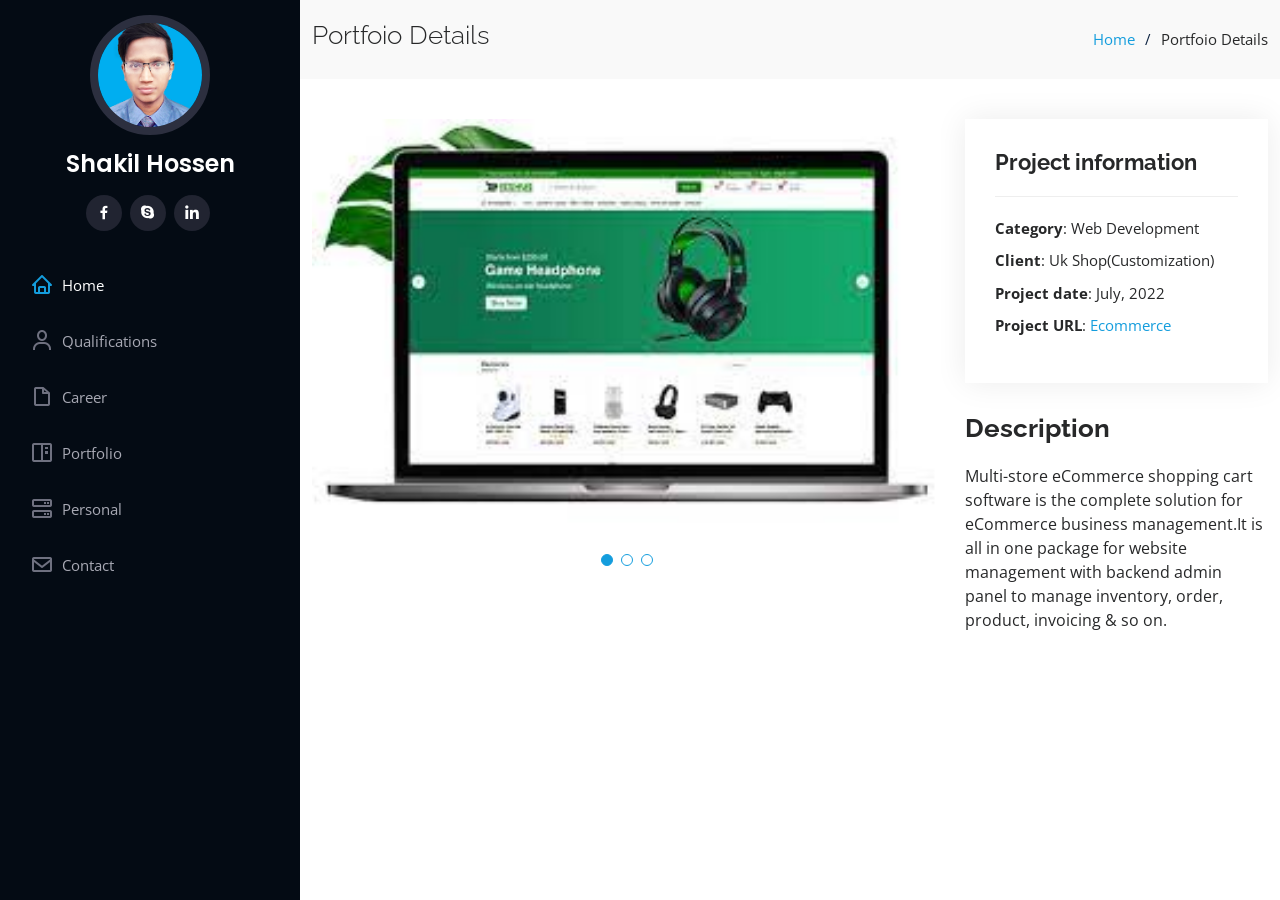
<file: portfolio-details2.html>
<!DOCTYPE html>
<html lang="en">

<head>
  <meta charset="utf-8">
  <meta content="width=device-width, initial-scale=1.0" name="viewport">

  <title>Portfolio Details - Shakil Hossen</title>
  <meta content="" name="description">
  <meta content="" name="keywords">

  <!-- Favicons -->
  <link href="assets/img/favicon.png" rel="icon">
  <link href="assets/img/apple-touch-icon.png" rel="apple-touch-icon">

  <!-- Google Fonts -->
  <link
    href="https://fonts.googleapis.com/css?family=Open+Sans:300,300i,400,400i,600,600i,700,700i|Raleway:300,300i,400,400i,500,500i,600,600i,700,700i|Poppins:300,300i,400,400i,500,500i,600,600i,700,700i"
    rel="stylesheet">

  <!-- Vendor CSS Files -->
  <link href="assets/vendor/aos/aos.css" rel="stylesheet">
  <link href="assets/vendor/bootstrap/css/bootstrap.min.css" rel="stylesheet">
  <link href="assets/vendor/bootstrap-icons/bootstrap-icons.css" rel="stylesheet">
  <link href="assets/vendor/boxicons/css/boxicons.min.css" rel="stylesheet">
  <link href="assets/vendor/glightbox/css/glightbox.min.css" rel="stylesheet">
  <link href="assets/vendor/swiper/swiper-bundle.min.css" rel="stylesheet">

  <!-- Template Main CSS File -->
  <link href="assets/css/style.css" rel="stylesheet">

  <!-- =======================================================
  * Template Name: iPortfolio - v3.9.1
  * Template URL: https://bootstrapmade.com/iportfolio-bootstrap-portfolio-websites-template/
  * Author: BootstrapMade.com
  * License: https://bootstrapmade.com/license/
  ======================================================== -->
</head>

<body>

  <!-- ======= Mobile nav toggle button ======= -->
  <i class="bi bi-list mobile-nav-toggle d-xl-none"></i>

  <!-- ======= Header ======= -->
  <header id="header">
    <div class="d-flex flex-column">

      <div class="profile">
        <img src="assets/img/profile-img.png" alt="" class="img-fluid rounded-circle">
        <h1 class="text-light"><a href="index.html">Shakil Hossen</a></h1>
        <div class="social-links mt-3 text-center">
          <a href="https://www.facebook.com/shakil.hossen.585" class="facebook"><i class="bx bxl-facebook"></i></a>
          <a href="live:shakilpp150" class="google-plus"><i class="bx bxl-skype"></i></a>
          <a href="https://www.linkedin.com/in/shakil-hossen-453406178/" class="linkedin"><i class="bx bxl-linkedin"></i></a>
        </div>
      </div>

      <nav id="navbar" class="nav-menu navbar">
        <ul>
          <li><a href="./index.html#home" class="nav-link scrollto active"><i class="bx bx-home"></i>
              <span>Home</span></a></li>
          <li><a href="./index.html#about" class="nav-link scrollto"><i class="bx bx-user"></i>
              <span>Qualifications</span></a></li>
          <li><a href="./index.html#resume" class="nav-link scrollto"><i class="bx bx-file-blank"></i>
              <span>Career</span></a></li>
          <li><a href="./index.html#portfolio" class="nav-link scrollto"><i class="bx bx-book-content"></i>
              <span>Portfolio</span></a></li>
          <li><a href="./index.html#services" class="nav-link scrollto"><i class="bx bx-server"></i>
              <span>Personal</span></a></li>
          <li><a href="./index.html#contact" class="nav-link scrollto"><i class="bx bx-envelope"></i>
              <span>Contact</span></a></li>
        </ul>
      </nav><!-- .nav-menu -->
    </div>
  </header><!-- End Header -->

  <main id="main">

    <!-- ======= Breadcrumbs ======= -->
    <section id="breadcrumbs" class="breadcrumbs">
      <div class="container">

        <div class="d-flex justify-content-between align-items-center">
          <h2>Portfoio Details</h2>
          <ol>
            <li><a href="index.html">Home</a></li>
            <li>Portfoio Details</li>
          </ol>
        </div>

      </div>
    </section><!-- End Breadcrumbs -->

    <!-- ======= Portfolio Details Section ======= -->
    <section id="portfolio-details" class="portfolio-details">
      <div class="container">

        <div class="row gy-4">

          <div class="col-lg-8">
            <div class="portfolio-details-slider swiper">
              <div class="swiper-wrapper align-items-center">

                <div class="swiper-slide">
                  <img src="assets/img/portfolio/portfolio-details2-1.jpg" alt="">
                </div>

                <div class="swiper-slide">
                  <img src="assets/img/portfolio/portfolio-details2-2.jpg" alt="">
                </div>

                <div class="swiper-slide">
                  <img src="assets/img/portfolio/portfolio-details2-3.jpg" alt="">
                </div>

              </div>
              <div class="swiper-pagination"></div>
            </div>
          </div>

          <div class="col-lg-4">
            <div class="portfolio-info">
              <h3>Project information</h3>
              <ul>
                <li><strong>Category</strong>: Web Development</li>
                <li><strong>Client</strong>: Uk Shop(Customization)</li>
                <li><strong>Project date</strong>: July, 2022</li>
                <li><strong>Project URL</strong>: <a href="https://isshue.bdtask-demo.com/isshue_v5_demo/admin">Ecommerce</a></li>
              </ul>
            </div>
            <div class="portfolio-description">
              <h2>Description</h2>
              <p>
                Multi-store eCommerce shopping cart software is the complete solution for eCommerce business
                management.It is all in one package for website management with backend admin panel to manage inventory,
                order, product, invoicing & so on.
              </p>
            </div>
          </div>

        </div>

      </div>
    </section><!-- End Portfolio Details Section -->

  </main><!-- End #main -->

  <!-- ======= Footer ======= -->
  <footer id="footer">
    <div class="container">
      <div class="copyright">
      </div>
      <div class="credits">
        <!-- All the links in the footer should remain intact. -->
        <!-- You can delete the links only if you purchased the pro version. -->
        <!-- Licensing information: https://bootstrapmade.com/license/ -->
        <!-- Purchase the pro version with working PHP/AJAX contact form: https://bootstrapmade.com/iportfolio-bootstrap-portfolio-websites-template/ -->
      </div>
    </div>
  </footer><!-- End  Footer -->

  <a href="#" class="back-to-top d-flex align-items-center justify-content-center"><i
      class="bi bi-arrow-up-short"></i></a>

  <!-- Vendor JS Files -->
  <script src="assets/vendor/purecounter/purecounter_vanilla.js"></script>
  <script src="assets/vendor/aos/aos.js"></script>
  <script src="assets/vendor/bootstrap/js/bootstrap.bundle.min.js"></script>
  <script src="assets/vendor/glightbox/js/glightbox.min.js"></script>
  <script src="assets/vendor/isotope-layout/isotope.pkgd.min.js"></script>
  <script src="assets/vendor/swiper/swiper-bundle.min.js"></script>
  <script src="assets/vendor/typed.js/typed.min.js"></script>
  <script src="assets/vendor/waypoints/noframework.waypoints.js"></script>
  <script src="assets/vendor/php-email-form/validate.js"></script>

  <!-- Template Main JS File -->
  <script src="assets/js/main.js"></script>

</body>

</html>
</file>
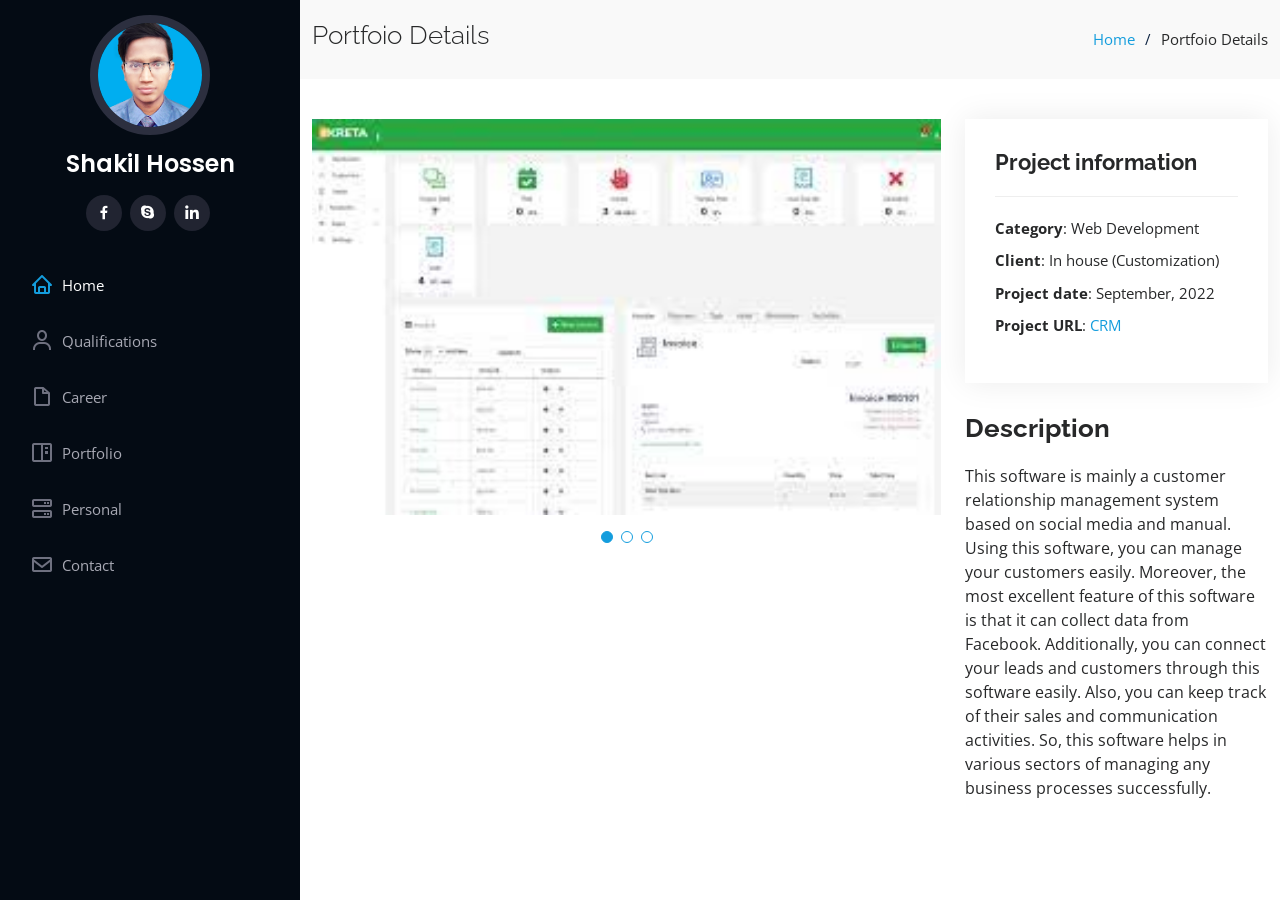
<file: portfolio-details3.html>
<!DOCTYPE html>
<html lang="en">

<head>
  <meta charset="utf-8">
  <meta content="width=device-width, initial-scale=1.0" name="viewport">

  <title>Portfolio Details - Shakil Hossen</title>
  <meta content="" name="description">
  <meta content="" name="keywords">

  <!-- Favicons -->
  <link href="assets/img/favicon.png" rel="icon">
  <link href="assets/img/apple-touch-icon.png" rel="apple-touch-icon">

  <!-- Google Fonts -->
  <link
    href="https://fonts.googleapis.com/css?family=Open+Sans:300,300i,400,400i,600,600i,700,700i|Raleway:300,300i,400,400i,500,500i,600,600i,700,700i|Poppins:300,300i,400,400i,500,500i,600,600i,700,700i"
    rel="stylesheet">

  <!-- Vendor CSS Files -->
  <link href="assets/vendor/aos/aos.css" rel="stylesheet">
  <link href="assets/vendor/bootstrap/css/bootstrap.min.css" rel="stylesheet">
  <link href="assets/vendor/bootstrap-icons/bootstrap-icons.css" rel="stylesheet">
  <link href="assets/vendor/boxicons/css/boxicons.min.css" rel="stylesheet">
  <link href="assets/vendor/glightbox/css/glightbox.min.css" rel="stylesheet">
  <link href="assets/vendor/swiper/swiper-bundle.min.css" rel="stylesheet">

  <!-- Template Main CSS File -->
  <link href="assets/css/style.css" rel="stylesheet">

  <!-- =======================================================
  * Template Name: iPortfolio - v3.9.1
  * Template URL: https://bootstrapmade.com/iportfolio-bootstrap-portfolio-websites-template/
  * Author: BootstrapMade.com
  * License: https://bootstrapmade.com/license/
  ======================================================== -->
</head>

<body>

  <!-- ======= Mobile nav toggle button ======= -->
  <i class="bi bi-list mobile-nav-toggle d-xl-none"></i>

  <!-- ======= Header ======= -->
  <header id="header">
    <div class="d-flex flex-column">

      <div class="profile">
        <img src="assets/img/profile-img.png" alt="" class="img-fluid rounded-circle">
        <h1 class="text-light"><a href="index.html">Shakil Hossen</a></h1>
        <div class="social-links mt-3 text-center">
          <a href="https://www.facebook.com/shakil.hossen.585" class="facebook"><i class="bx bxl-facebook"></i></a>
          <a href="live:shakilpp150" class="google-plus"><i class="bx bxl-skype"></i></a>
          <a href="https://www.linkedin.com/in/shakil-hossen-453406178/" class="linkedin"><i class="bx bxl-linkedin"></i></a>
        </div>
      </div>

      <nav id="navbar" class="nav-menu navbar">
        <ul>
          <li><a href="./index.html#home" class="nav-link scrollto active"><i class="bx bx-home"></i>
              <span>Home</span></a></li>
          <li><a href="./index.html#about" class="nav-link scrollto"><i class="bx bx-user"></i>
              <span>Qualifications</span></a></li>
          <li><a href="./index.html#resume" class="nav-link scrollto"><i class="bx bx-file-blank"></i>
              <span>Career</span></a></li>
          <li><a href="./index.html#portfolio" class="nav-link scrollto"><i class="bx bx-book-content"></i>
              <span>Portfolio</span></a></li>
          <li><a href="./index.html#services" class="nav-link scrollto"><i class="bx bx-server"></i>
              <span>Personal</span></a></li>
          <li><a href="./index.html#contact" class="nav-link scrollto"><i class="bx bx-envelope"></i>
              <span>Contact</span></a></li>
        </ul>
      </nav><!-- .nav-menu -->
    </div>
  </header><!-- End Header -->

  <main id="main">

    <!-- ======= Breadcrumbs ======= -->
    <section id="breadcrumbs" class="breadcrumbs">
      <div class="container">

        <div class="d-flex justify-content-between align-items-center">
          <h2>Portfoio Details</h2>
          <ol>
            <li><a href="index.html">Home</a></li>
            <li>Portfoio Details</li>
          </ol>
        </div>

      </div>
    </section><!-- End Breadcrumbs -->

    <!-- ======= Portfolio Details Section ======= -->
    <section id="portfolio-details" class="portfolio-details">
      <div class="container">

        <div class="row gy-4">

          <div class="col-lg-8">
            <div class="portfolio-details-slider swiper">
              <div class="swiper-wrapper align-items-center">

                <div class="swiper-slide">
                  <img src="assets/img/portfolio/portfolio-details3-1.jpg" alt="">
                </div>

                <div class="swiper-slide">
                  <img src="assets/img/portfolio/portfolio-details3-2.jpg" alt="">
                </div>

                <div class="swiper-slide">
                  <img src="assets/img/portfolio/portfolio-details3-3.jpg" alt="">
                </div>

              </div>
              <div class="swiper-pagination"></div>
            </div>
          </div>

          <div class="col-lg-4">
            <div class="portfolio-info">
              <h3>Project information</h3>
              <ul>
                <li><strong>Category</strong>: Web Development</li>
                <li><strong>Client</strong>: In house (Customization)</li>
                <li><strong>Project date</strong>: September, 2022</li>
                <li><strong>Project URL</strong>: <a
                    href="https://thememinister.com/kreta/">CRM</a></li>
              </ul>
            </div>
            <div class="portfolio-description">
              <h2>Description</h2>
              <p>
                This software is mainly a customer relationship management system based on social media and manual.
                Using this software, you can manage your customers easily. Moreover, the most excellent feature of this
                software is that it can collect data from Facebook.
                Additionally, you can connect your leads and customers through this software easily. Also, you can keep
                track of their sales and communication activities. So, this software helps in various sectors of
                managing any business processes successfully.
              </p>
            </div>
          </div>

        </div>

      </div>
    </section><!-- End Portfolio Details Section -->

  </main><!-- End #main -->

  <!-- ======= Footer ======= -->
  <footer id="footer">
    <div class="container">
      <div class="copyright">
      </div>
      <div class="credits">
        <!-- All the links in the footer should remain intact. -->
        <!-- You can delete the links only if you purchased the pro version. -->
        <!-- Licensing information: https://bootstrapmade.com/license/ -->
        <!-- Purchase the pro version with working PHP/AJAX contact form: https://bootstrapmade.com/iportfolio-bootstrap-portfolio-websites-template/ -->
      </div>
    </div>
  </footer><!-- End  Footer -->

  <a href="#" class="back-to-top d-flex align-items-center justify-content-center"><i
      class="bi bi-arrow-up-short"></i></a>

  <!-- Vendor JS Files -->
  <script src="assets/vendor/purecounter/purecounter_vanilla.js"></script>
  <script src="assets/vendor/aos/aos.js"></script>
  <script src="assets/vendor/bootstrap/js/bootstrap.bundle.min.js"></script>
  <script src="assets/vendor/glightbox/js/glightbox.min.js"></script>
  <script src="assets/vendor/isotope-layout/isotope.pkgd.min.js"></script>
  <script src="assets/vendor/swiper/swiper-bundle.min.js"></script>
  <script src="assets/vendor/typed.js/typed.min.js"></script>
  <script src="assets/vendor/waypoints/noframework.waypoints.js"></script>
  <script src="assets/vendor/php-email-form/validate.js"></script>

  <!-- Template Main JS File -->
  <script src="assets/js/main.js"></script>

</body>

</html>
</file>
<file: assets/css/style.css>
/**
* Template Name: iPortfolio - v3.9.1
* Template URL: https://bootstrapmade.com/iportfolio-bootstrap-portfolio-websites-template/
* Author: BootstrapMade.com
* License: https://bootstrapmade.com/license/
*/

/*--------------------------------------------------------------
# General
--------------------------------------------------------------*/
body {
  font-family: "Open Sans", sans-serif;
  color: #272829;
}

a {
  color: #149ddd;
  text-decoration: none;
}

a:hover {
  color: #37b3ed;
  text-decoration: none;
}

h1,
h2,
h3,
h4,
h5,
h6 {
  font-family: "Raleway", sans-serif;
}

/*--------------------------------------------------------------
# Back to top button
--------------------------------------------------------------*/
.back-to-top {
  position: fixed;
  visibility: hidden;
  opacity: 0;
  right: 15px;
  bottom: 15px;
  z-index: 996;
  background: #149ddd;
  width: 40px;
  height: 40px;
  border-radius: 50px;
  transition: all 0.4s;
}

.back-to-top i {
  font-size: 28px;
  color: #fff;
  line-height: 0;
}

.back-to-top:hover {
  background: #2eafec;
  color: #fff;
}

.back-to-top.active {
  visibility: visible;
  opacity: 1;
}

/*--------------------------------------------------------------
# Header
--------------------------------------------------------------*/
#header {
  position: fixed;
  top: 0;
  left: 0;
  bottom: 0;
  width: 300px;
  transition: all ease-in-out 0.5s;
  z-index: 9997;
  transition: all 0.5s;
  padding: 0 15px;
  background: #040b14;
  overflow-y: auto;
}

#header .profile img {
  margin: 15px auto;
  display: block;
  width: 120px;
  border: 8px solid #2c2f3f;
}

#header .profile h1 {
  font-size: 24px;
  margin: 0;
  padding: 0;
  font-weight: 600;
  -moz-text-align-last: center;
  text-align-last: center;
  font-family: "Poppins", sans-serif;
}

#header .profile h1 a,
#header .profile h1 a:hover {
  color: #fff;
  text-decoration: none;
}

#header .profile .social-links a {
  font-size: 18px;
  display: inline-block;
  background: #212431;
  color: #fff;
  line-height: 1;
  padding: 8px 0;
  margin-right: 4px;
  border-radius: 50%;
  text-align: center;
  width: 36px;
  height: 36px;
  transition: 0.3s;
}

#header .profile .social-links a:hover {
  background: #149ddd;
  color: #fff;
  text-decoration: none;
}

#main {
  margin-left: 300px;
}

@media (max-width: 1199px) {
  #header {
    left: -300px;
  }

  #main {
    margin-left: 0;
  }
}

/*--------------------------------------------------------------
# Navigation Menu
--------------------------------------------------------------*/
/* Desktop Navigation */
.nav-menu {
  padding: 30px 0 0 0;
}

.nav-menu * {
  margin: 0;
  padding: 0;
  list-style: none;
}

.nav-menu>ul>li {
  position: relative;
  white-space: nowrap;
}

.nav-menu a,
.nav-menu a:focus {
  display: flex;
  align-items: center;
  color: #a8a9b4;
  padding: 12px 15px;
  margin-bottom: 8px;
  transition: 0.3s;
  font-size: 15px;
}

.nav-menu a i,
.nav-menu a:focus i {
  font-size: 24px;
  padding-right: 8px;
  color: #6f7180;
}

.nav-menu a:hover,
.nav-menu .active,
.nav-menu .active:focus,
.nav-menu li:hover>a {
  text-decoration: none;
  color: #fff;
}

.nav-menu a:hover i,
.nav-menu .active i,
.nav-menu .active:focus i,
.nav-menu li:hover>a i {
  color: #149ddd;
}

/* Mobile Navigation */
.mobile-nav-toggle {
  position: fixed;
  right: 15px;
  top: 15px;
  z-index: 9998;
  border: 0;
  font-size: 24px;
  transition: all 0.4s;
  outline: none !important;
  background-color: #149ddd;
  color: #fff;
  width: 40px;
  height: 40px;
  display: inline-flex;
  align-items: center;
  justify-content: center;
  line-height: 0;
  border-radius: 50px;
  cursor: pointer;
}

.mobile-nav-active {
  overflow: hidden;
}

.mobile-nav-active #header {
  left: 0;
}

/*--------------------------------------------------------------
# Hero Section
--------------------------------------------------------------*/
#hero {
  width: 100%;
  height: 100vh;
  background: url("../img/hero-bg.jpg") top center;
  background-size: cover;
}

#hero:before {
  content: "";
  background: rgba(5, 13, 24, 0.3);
  position: absolute;
  bottom: 0;
  top: 0;
  left: 0;
  right: 0;
  z-index: 1;
}

#hero .hero-container {
  position: relative;
  z-index: 2;
  min-width: 300px;
}

#hero h1 {
  margin: 0 0 10px 0;
  font-size: 64px;
  font-weight: 700;
  line-height: 56px;
  color: #fff;
}

#hero p {
  color: #fff;
  margin-bottom: 50px;
  font-size: 26px;
  font-family: "Poppins", sans-serif;
}

#hero p span {
  color: #fff;
  padding-bottom: 4px;
  letter-spacing: 1px;
  border-bottom: 3px solid #149ddd;
}

@media (min-width: 1024px) {
  #hero {
    background-attachment: fixed;
  }
}

@media (max-width: 768px) {
  #hero h1 {
    font-size: 28px;
    line-height: 36px;
  }

  #hero h2 {
    font-size: 18px;
    line-height: 24px;
    margin-bottom: 30px;
  }
}

/*--------------------------------------------------------------
# Sections General
--------------------------------------------------------------*/
section {
  padding: 60px 0;
  overflow: hidden;
}

.section-bg {
  background: #f5f8fd;
}

.section-title {
  padding-bottom: 30px;
}

.section-title h2 {
  font-size: 32px;
  font-weight: bold;
  margin-bottom: 20px;
  padding-bottom: 20px;
  position: relative;
  color: #173b6c;
}

.section-title h2::after {
  content: "";
  position: absolute;
  display: block;
  width: 50px;
  height: 3px;
  background: #149ddd;
  bottom: 0;
  left: 0;
}

.section-title p {
  margin-bottom: 0;
}

/*--------------------------------------------------------------
# About
--------------------------------------------------------------*/
.about .content h3 {
  font-weight: 700;
  font-size: 26px;
  color: #173b6c;
}

.about .content ul {
  list-style: none;
  padding: 0;
}

.about .content ul li {
  margin-bottom: 20px;
  display: flex;
  align-items: center;
}

.about .content ul strong {
  margin-right: 10px;
}

.about .content ul i {
  font-size: 16px;
  margin-right: 5px;
  color: #149ddd;
  line-height: 0;
}

.about .content p:last-child {
  margin-bottom: 0;
}

/*--------------------------------------------------------------
# Facts
--------------------------------------------------------------*/
.facts {
  padding-bottom: 30px;
}

.facts .count-box {
  padding: 30px;
  width: 100%;
}

.facts .count-box i {
  display: block;
  font-size: 44px;
  color: #149ddd;
  float: left;
  line-height: 0;
}

.facts .count-box span {
  font-size: 48px;
  line-height: 40px;
  display: block;
  font-weight: 700;
  color: #050d18;
  margin-left: 60px;
}

.facts .count-box p {
  padding: 15px 0 0 0;
  margin: 0 0 0 60px;
  font-family: "Raleway", sans-serif;
  font-size: 14px;
  color: #122f57;
}

.facts .count-box a {
  font-weight: 600;
  display: block;
  margin-top: 20px;
  color: #122f57;
  font-size: 15px;
  font-family: "Poppins", sans-serif;
  transition: ease-in-out 0.3s;
}

.facts .count-box a:hover {
  color: #1f5297;
}

/*--------------------------------------------------------------
# Akills
--------------------------------------------------------------*/
.skills .progress {
  height: 60px;
  display: block;
  background: none;
  border-radius: 0;
}

.skills .progress .skill {
  padding: 0;
  margin: 0 0 6px 0;
  text-transform: uppercase;
  display: block;
  font-weight: 600;
  font-family: "Poppins", sans-serif;
  color: #050d18;
}

.skills .progress .skill .val {
  float: right;
  font-style: normal;
}

.skills .progress-bar-wrap {
  background: #dce8f8;
  height: 10px;
}

.skills .progress-bar {
  width: 1px;
  height: 10px;
  transition: 0.9s;
  background-color: #149ddd;
}

/*--------------------------------------------------------------
# Resume
--------------------------------------------------------------*/
.resume .resume-title {
  font-size: 26px;
  font-weight: 700;
  margin-top: 20px;
  margin-bottom: 20px;
  color: #050d18;
}

.resume .resume-item {
  padding: 0 0 20px 20px;
  margin-top: -2px;
  border-left: 2px solid #1f5297;
  position: relative;
}

.resume .resume-item h4 {
  line-height: 18px;
  font-size: 18px;
  font-weight: 600;
  text-transform: uppercase;
  font-family: "Poppins", sans-serif;
  color: #050d18;
  margin-bottom: 10px;
}

.resume .resume-item h5 {
  font-size: 16px;
  background: #e4edf9;
  padding: 5px 15px;
  display: inline-block;
  font-weight: 600;
  margin-bottom: 10px;
}

.resume .resume-item ul {
  padding-left: 20px;
}

.resume .resume-item ul li {
  padding-bottom: 10px;
}

.resume .resume-item:last-child {
  padding-bottom: 0;
}

.resume .resume-item::before {
  content: "";
  position: absolute;
  width: 16px;
  height: 16px;
  border-radius: 50px;
  left: -9px;
  top: 0;
  background: #fff;
  border: 2px solid #1f5297;
}

/*--------------------------------------------------------------
# Portfolio
--------------------------------------------------------------*/
.portfolio .portfolio-item {
  margin-bottom: 30px;
}

.portfolio #portfolio-flters {
  padding: 0;
  margin: 0 auto 35px auto;
  list-style: none;
  text-align: center;
  background: #fff;
  border-radius: 50px;
  padding: 2px 15px;
}

.portfolio #portfolio-flters li {
  cursor: pointer;
  display: inline-block;
  padding: 10px 15px 8px 15px;
  font-size: 14px;
  font-weight: 600;
  line-height: 1;
  text-transform: uppercase;
  color: #272829;
  margin-bottom: 5px;
  transition: all 0.3s ease-in-out;
}

.portfolio #portfolio-flters li:hover,
.portfolio #portfolio-flters li.filter-active {
  color: #149ddd;
}

.portfolio #portfolio-flters li:last-child {
  margin-right: 0;
}

.portfolio .portfolio-wrap {
  transition: 0.3s;
  position: relative;
  overflow: hidden;
  z-index: 1;
}

.portfolio .portfolio-wrap::before {
  content: "";
  background: rgba(255, 255, 255, 0.5);
  position: absolute;
  left: 0;
  right: 0;
  top: 0;
  bottom: 0;
  transition: all ease-in-out 0.3s;
  z-index: 2;
  opacity: 0;
}

.portfolio .portfolio-wrap .portfolio-links {
  opacity: 1;
  left: 0;
  right: 0;
  bottom: -60px;
  z-index: 3;
  position: absolute;
  transition: all ease-in-out 0.3s;
  display: flex;
  justify-content: center;
}

.portfolio .portfolio-wrap .portfolio-links a {
  color: #fff;
  font-size: 28px;
  text-align: center;
  background: rgba(20, 157, 221, 0.75);
  transition: 0.3s;
  width: 50%;
}

.portfolio .portfolio-wrap .portfolio-links a:hover {
  background: rgba(20, 157, 221, 0.95);
}

.portfolio .portfolio-wrap .portfolio-links a+a {
  border-left: 1px solid #37b3ed;
}

.portfolio .portfolio-wrap:hover::before {
  top: 0;
  left: 0;
  right: 0;
  bottom: 0;
  opacity: 1;
}

.portfolio .portfolio-wrap:hover .portfolio-links {
  opacity: 1;
  bottom: 0;
}

/*--------------------------------------------------------------
# Portfolio Details
--------------------------------------------------------------*/
.portfolio-details {
  padding-top: 40px;
}

.portfolio-details .portfolio-details-slider img {
  width: 100%;
}

.portfolio-details .portfolio-details-slider .swiper-pagination {
  margin-top: 20px;
  position: relative;
}

.portfolio-details .portfolio-details-slider .swiper-pagination .swiper-pagination-bullet {
  width: 12px;
  height: 12px;
  background-color: #fff;
  opacity: 1;
  border: 1px solid #149ddd;
}

.portfolio-details .portfolio-details-slider .swiper-pagination .swiper-pagination-bullet-active {
  background-color: #149ddd;
}

.portfolio-details .portfolio-info {
  padding: 30px;
  box-shadow: 0px 0 30px rgba(5, 13, 24, 0.08);
}

.portfolio-details .portfolio-info h3 {
  font-size: 22px;
  font-weight: 700;
  margin-bottom: 20px;
  padding-bottom: 20px;
  border-bottom: 1px solid #eee;
}

.portfolio-details .portfolio-info ul {
  list-style: none;
  padding: 0;
  font-size: 15px;
}

.portfolio-details .portfolio-info ul li+li {
  margin-top: 10px;
}

.portfolio-details .portfolio-description {
  padding-top: 30px;
}

.portfolio-details .portfolio-description h2 {
  font-size: 26px;
  font-weight: 700;
  margin-bottom: 20px;
}

.portfolio-details .portfolio-description p {
  padding: 0;
}

/*--------------------------------------------------------------
# Services
--------------------------------------------------------------*/
.services .icon-box {
  margin-bottom: 20px;
}

.services .icon {
  float: left;
  display: flex;
  align-items: center;
  justify-content: center;
  width: 54px;
  height: 54px;
  background: #149ddd;
  border-radius: 50%;
  transition: 0.5s;
  border: 1px solid #149ddd;
}

.services .icon i {
  color: #fff;
  font-size: 24px;
  line-height: 0;
}

.services .icon-box:hover .icon {
  background: #fff;
}

.services .icon-box:hover .icon i {
  color: #149ddd;
}

.services .title {
  margin-left: 80px;
  font-weight: 700;
  margin-bottom: 15px;
  font-size: 18px;
}

.services .title a {
  color: #343a40;
}

.services .title a:hover {
  color: #149ddd;
}

.services .description {
  margin-left: 80px;
  line-height: 24px;
  font-size: 14px;
}

/*--------------------------------------------------------------
# Testimonials
--------------------------------------------------------------*/
.testimonials .testimonials-carousel,
.testimonials .testimonials-slider {
  overflow: hidden;
}

.testimonials .testimonial-item {
  box-sizing: content-box;
  text-align: center;
  min-height: 320px;
}

.testimonials .testimonial-item .testimonial-img {
  width: 90px;
  border-radius: 50%;
  margin: 0 auto;
}

.testimonials .testimonial-item h3 {
  font-size: 18px;
  font-weight: bold;
  margin: 10px 0 5px 0;
  color: #111;
}

.testimonials .testimonial-item h4 {
  font-size: 14px;
  color: #999;
  margin: 0;
}

.testimonials .testimonial-item .quote-icon-left,
.testimonials .testimonial-item .quote-icon-right {
  color: #c3e8fa;
  font-size: 26px;
}

.testimonials .testimonial-item .quote-icon-left {
  display: inline-block;
  left: -5px;
  position: relative;
}

.testimonials .testimonial-item .quote-icon-right {
  display: inline-block;
  right: -5px;
  position: relative;
  top: 10px;
}

.testimonials .testimonial-item p {
  font-style: italic;
  margin: 0 15px 15px 15px;
  padding: 20px;
  background: #fff;
  position: relative;
  margin-bottom: 35px;
  border-radius: 6px;
  box-shadow: 0px 2px 15px rgba(0, 0, 0, 0.1);
}

.testimonials .testimonial-item p::after {
  content: "";
  width: 0;
  height: 0;
  border-top: 20px solid #fff;
  border-right: 20px solid transparent;
  border-left: 20px solid transparent;
  position: absolute;
  bottom: -20px;
  left: calc(50% - 20px);
}

.testimonials .swiper-pagination {
  margin-top: 20px;
  position: relative;
}

.testimonials .swiper-pagination .swiper-pagination-bullet {
  width: 12px;
  height: 12px;
  background-color: #fff;
  opacity: 1;
  border: 1px solid #149ddd;
}

.testimonials .swiper-pagination .swiper-pagination-bullet-active {
  background-color: #149ddd;
}

/*--------------------------------------------------------------
# Contact
--------------------------------------------------------------*/
.contact {
  padding-bottom: 130px;
}

.contact .info {
  padding: 30px;
  background: #fff;
  width: 100%;
  box-shadow: 0 0 24px 0 rgba(0, 0, 0, 0.12);
}

.contact .info i {
  font-size: 20px;
  color: #149ddd;
  float: left;
  width: 44px;
  height: 44px;
  background: #dff3fc;
  display: flex;
  justify-content: center;
  align-items: center;
  border-radius: 50px;
  transition: all 0.3s ease-in-out;
}

.contact .info h4 {
  padding: 0 0 0 60px;
  font-size: 22px;
  font-weight: 600;
  margin-bottom: 5px;
  color: #050d18;
}

.contact .info p {
  padding: 0 0 10px 60px;
  margin-bottom: 20px;
  font-size: 14px;
  color: #173b6c;
}

.contact .info .email p {
  padding-top: 5px;
}

.contact .info .social-links {
  padding-left: 60px;
}

.contact .info .social-links a {
  font-size: 18px;
  display: inline-block;
  background: #333;
  color: #fff;
  line-height: 1;
  padding: 8px 0;
  border-radius: 50%;
  text-align: center;
  width: 36px;
  height: 36px;
  transition: 0.3s;
  margin-right: 10px;
}

.contact .info .social-links a:hover {
  background: #149ddd;
  color: #fff;
}

.contact .info .email:hover i,
.contact .info .address:hover i,
.contact .info .phone:hover i {
  background: #149ddd;
  color: #fff;
}

.contact .php-email-form {
  width: 100%;
  padding: 30px;
  background: #fff;
  box-shadow: 0 0 24px 0 rgba(0, 0, 0, 0.12);
}

.contact .php-email-form .form-group {
  padding-bottom: 8px;
}

.contact .php-email-form .validate {
  display: none;
  color: red;
  margin: 0 0 15px 0;
  font-weight: 400;
  font-size: 13px;
}

.contact .php-email-form .error-message {
  display: none;
  color: #fff;
  background: #ed3c0d;
  text-align: left;
  padding: 15px;
  font-weight: 600;
}

.contact .php-email-form .error-message br+br {
  margin-top: 25px;
}

.contact .php-email-form .sent-message {
  display: none;
  color: #fff;
  background: #18d26e;
  text-align: center;
  padding: 15px;
  font-weight: 600;
}

.contact .php-email-form .loading {
  display: none;
  background: #fff;
  text-align: center;
  padding: 15px;
}

.contact .php-email-form .loading:before {
  content: "";
  display: inline-block;
  border-radius: 50%;
  width: 24px;
  height: 24px;
  margin: 0 10px -6px 0;
  border: 3px solid #18d26e;
  border-top-color: #eee;
  -webkit-animation: animate-loading 1s linear infinite;
  animation: animate-loading 1s linear infinite;
}

.contact .php-email-form .form-group {
  margin-bottom: 15px;
}

.contact .php-email-form label {
  padding-bottom: 8px;
}

.contact .php-email-form input,
.contact .php-email-form textarea {
  border-radius: 0;
  box-shadow: none;
  font-size: 14px;
}

.contact .php-email-form input {
  height: 44px;
}

.contact .php-email-form textarea {
  padding: 10px 15px;
}

.contact .php-email-form button[type=submit] {
  background: #149ddd;
  border: 0;
  padding: 10px 24px;
  color: #fff;
  transition: 0.4s;
  border-radius: 4px;
}

.contact .php-email-form button[type=submit]:hover {
  background: #37b3ed;
}

@-webkit-keyframes animate-loading {
  0% {
    transform: rotate(0deg);
  }

  100% {
    transform: rotate(360deg);
  }
}

@keyframes animate-loading {
  0% {
    transform: rotate(0deg);
  }

  100% {
    transform: rotate(360deg);
  }
}

/*--------------------------------------------------------------
# Breadcrumbs
--------------------------------------------------------------*/
.breadcrumbs {
  padding: 20px 0;
  background: #f9f9f9;
}

.breadcrumbs h2 {
  font-size: 26px;
  font-weight: 300;
}

.breadcrumbs ol {
  display: flex;
  flex-wrap: wrap;
  list-style: none;
  padding: 0;
  margin: 0;
  font-size: 15px;
}

.breadcrumbs ol li+li {
  padding-left: 10px;
}

.breadcrumbs ol li+li::before {
  display: inline-block;
  padding-right: 10px;
  color: #0e2442;
  content: "/";
}

@media (max-width: 768px) {
  .breadcrumbs .d-flex {
    display: block !important;
  }

  .breadcrumbs ol {
    display: block;
  }

  .breadcrumbs ol li {
    display: inline-block;
  }
}

/*--------------------------------------------------------------
# Footer
--------------------------------------------------------------*/
#footer {
  padding: 15px;
  color: #f4f6fd;
  font-size: 14px;
  position: fixed;
  left: 0;
  bottom: 0;
  width: 300px;
  z-index: 9999;
  background: #040b14;
}

#footer .copyright {
  text-align: center;
}

#footer .credits {
  padding-top: 5px;
  text-align: center;
  font-size: 13px;
  color: #eaebf0;
}

@media (max-width: 1199px) {
  #footer {
    position: static;
    width: auto;
    padding-right: 20px 15px;
  }
}
</file>
